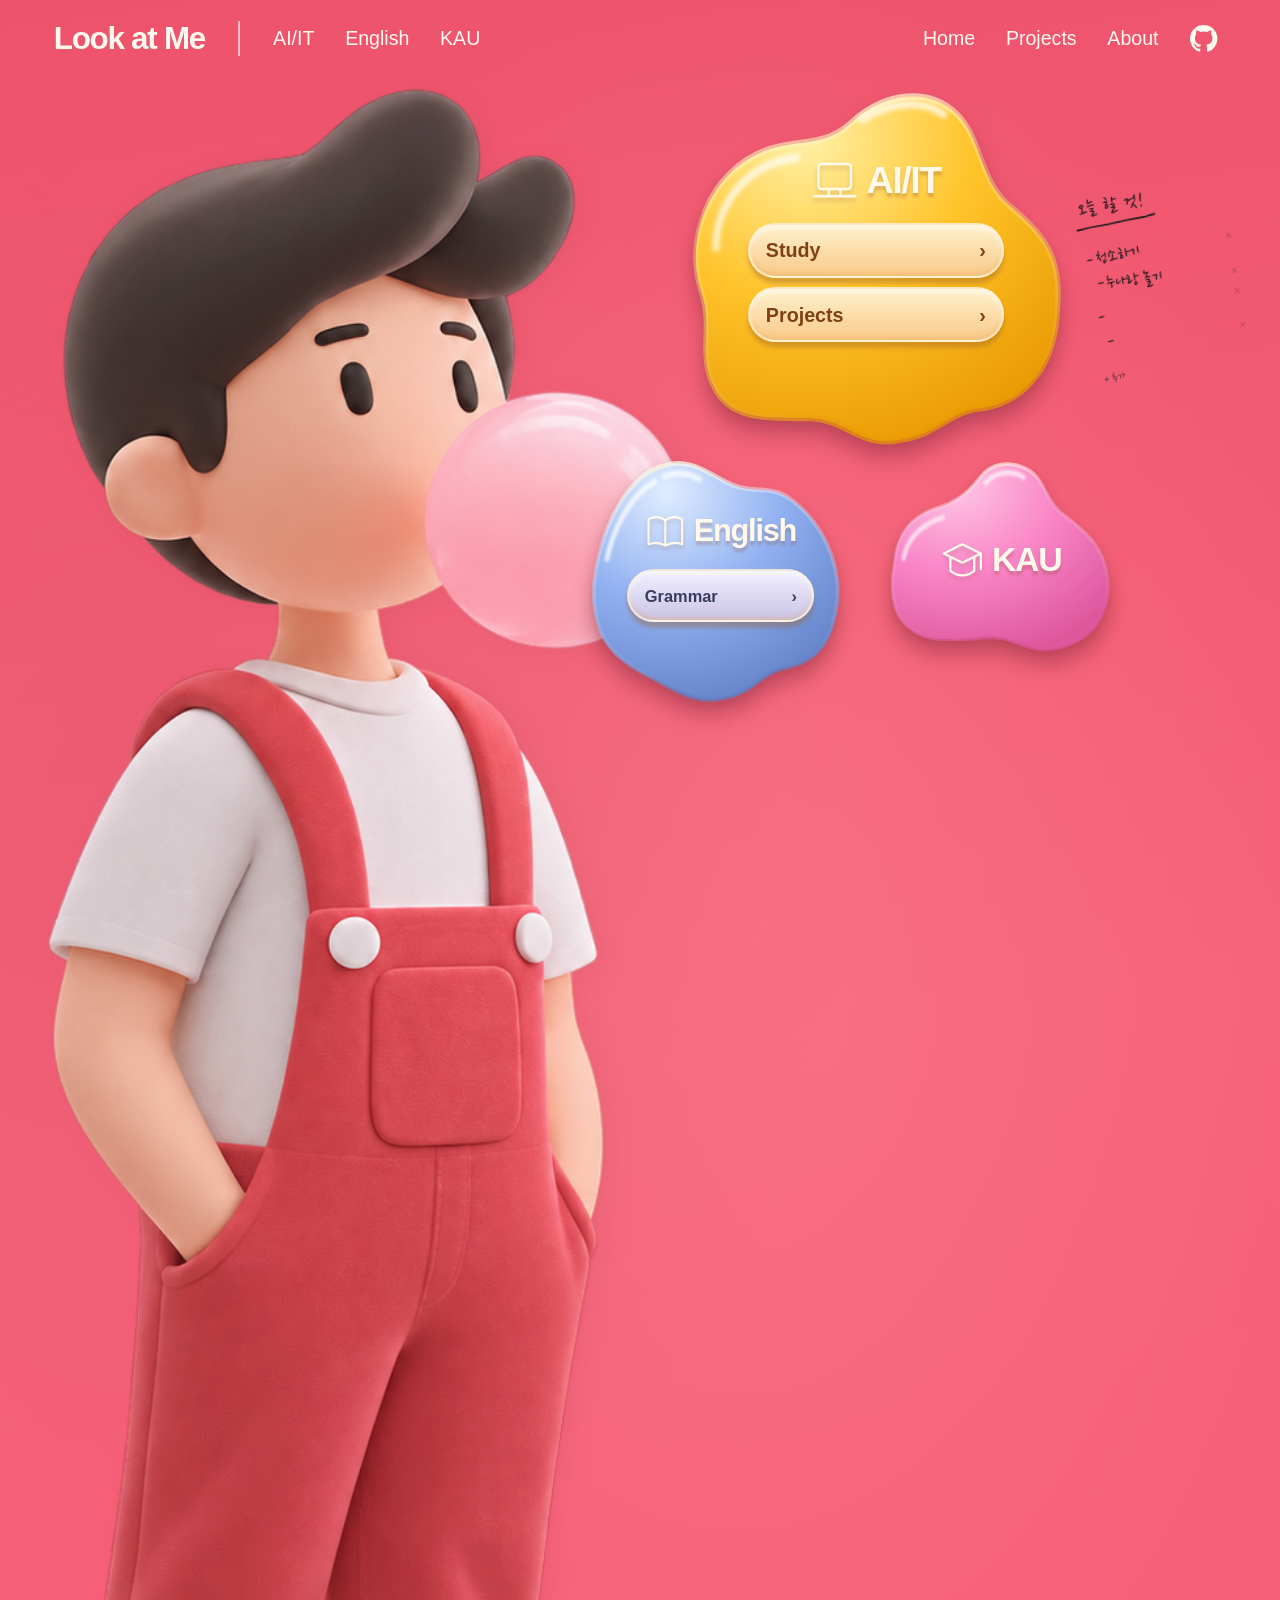
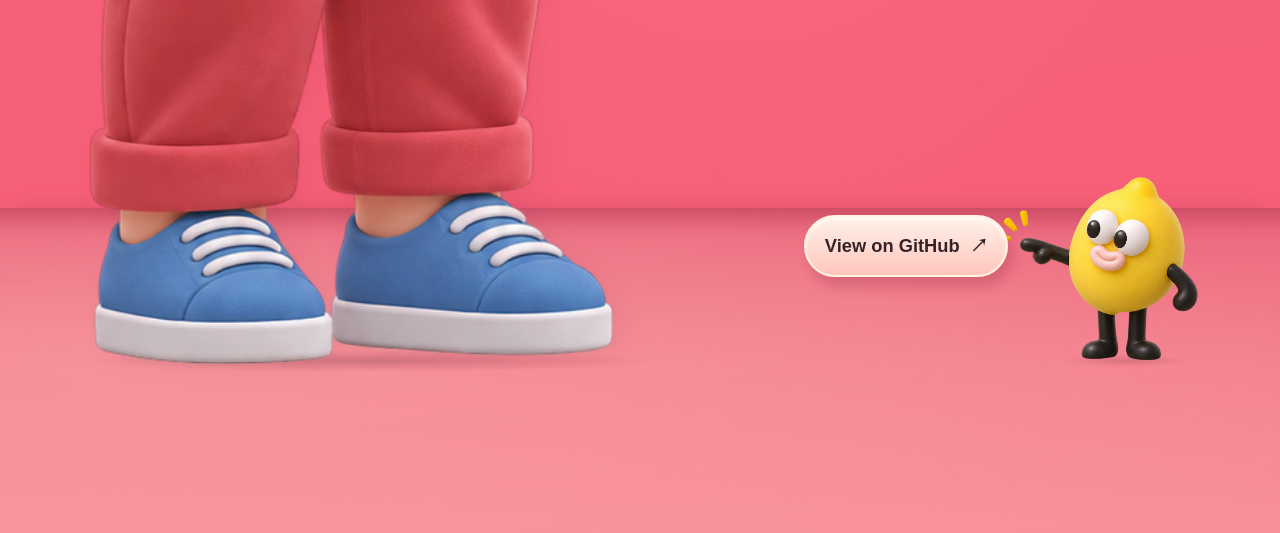
<file: index.html>
﻿<!DOCTYPE html>
<html lang="ko">
<head>
  <meta charset="UTF-8">
  <meta name="viewport" content="width=device-width, initial-scale=1.0">
  <meta name="description" content="재환의 개인 포트폴리오와 지식 아카이브. 다양한 학문과 기술의 학습 기록, 지식 위키, 개발 프로젝트를 함께 모읍니다.">
  <title>Look at Me | Jaehwan의 포트폴리오 & 학습 아카이브</title>
  <link rel="preconnect" href="https://fonts.googleapis.com">
  <link rel="preconnect" href="https://fonts.gstatic.com" crossorigin>
  <!-- Nanum Pen Script: SIL OFL 1.1, Google Fonts / NHN Corporation. -->
  <link rel="stylesheet" href="https://fonts.googleapis.com/css2?family=Nanum+Pen+Script&amp;display=swap">
  <link rel="stylesheet" href="css/style.css">
  <script src="js/main.js" defer></script>
</head>
<body class="single-screen">
  <a class="skip-link" href="#main-content">본문으로 바로가기</a>
  <header>
    <a class="logo" href="#home" aria-label="Look at Me 홈">Look at Me</a>
    <button class="menu-toggle" type="button" aria-controls="primary-navigation" aria-expanded="false" hidden><span aria-hidden="true">☰</span> 메뉴</button>
    <nav id="primary-navigation" aria-label="주요 메뉴">
      <ul>
        <li><a href="#ai-category">AI/IT</a></li>
        <li><a href="#english-category">English</a></li>
        <li><a href="#kau-category">KAU</a></li>
        <li class="nav-home"><a href="#home">Home</a></li>
        <li><a href="#projects">Projects</a></li>
        <li><a href="#about">About</a></li>
        <li><a href="https://github.com/jaehwan-python/jaehwan-python.github.io" aria-label="GitHub 저장소"><svg class="github-icon" viewBox="0 0 24 24" aria-hidden="true"><path fill="currentColor" d="M12 .8a11.2 11.2 0 0 0-3.54 21.83c.56.1.77-.24.77-.54v-2.1c-3.13.68-3.79-1.33-3.79-1.33-.51-1.3-1.25-1.65-1.25-1.65-1.02-.7.08-.69.08-.69 1.13.08 1.73 1.16 1.73 1.16 1 1.72 2.63 1.22 3.27.93.1-.72.39-1.22.71-1.5-2.5-.28-5.13-1.25-5.13-5.54 0-1.22.44-2.22 1.15-3-.12-.28-.5-1.42.11-2.96 0 0 .94-.3 3.08 1.15a10.7 10.7 0 0 1 5.61 0c2.14-1.45 3.08-1.15 3.08-1.15.61 1.54.23 2.68.11 2.96.72.78 1.15 1.78 1.15 3 0 4.3-2.63 5.26-5.14 5.54.4.35.76 1.03.76 2.08v3.1c0 .3.21.65.78.54A11.2 11.2 0 0 0 12 .8Z"/></svg></a></li>
      </ul>
    </nav>
  </header>
  <main id="main-content">
    <div class="room-floor" aria-hidden="true"><div class="floor-plane"></div></div>
    <div class="contact-shadow boy-contact" aria-hidden="true"></div>
    <div class="contact-shadow yellow-contact" aria-hidden="true"></div>
      <div class="boy-scene"><img src="assets/images/bubblegum-boy-transparent.png" alt="분홍 풍선껌을 부는 멜빵바지 소년" width="1086" height="1448" fetchpriority="high"></div>
    <section id="home" class="bubble-home" aria-labelledby="home-title">
      <h1 id="home-title" class="visually-hidden">Look at Me — 재환의 배움과 기록</h1>
      <div class="bubble-categories" aria-label="학습 카테고리">
        <article id="ai-category" class="gum gum-ai">
          <svg class="gum-surface" viewBox="0 0 500 380" preserveAspectRatio="none" aria-hidden="true" focusable="false">
            <defs>
              <radialGradient id="ai-fill" cx="30%" cy="12%" r="95%"><stop stop-color="#fff1a7"/><stop offset=".5" stop-color="#ffc329"/><stop offset="1" stop-color="#e99a03"/></radialGradient>
              <linearGradient id="ai-rim" x2=".25" y2="1"><stop stop-color="#fff9dc" stop-opacity=".9"/><stop offset=".35" stop-color="#fff1a7" stop-opacity=".35"/><stop offset="1" stop-color="#e99a03" stop-opacity=".7"/></linearGradient>
              <filter id="ai-gloss" x="-20%" y="-50%" width="140%" height="200%"><feGaussianBlur stdDeviation="2.5"/></filter>
            </defs>
            <path d="M18 215 C-7 157 30 87 101 65 C145 51 178 62 215 36 C264 0 319 0 352 22 C390 47 385 91 423 120 C467 150 497 172 491 230 C489 292 449 329 394 337 C348 339 332 366 281 371 C230 380 209 349 163 348 C115 347 56 353 34 314 C13 282 33 251 18 215 Z" fill="url(#ai-fill)" stroke="url(#ai-rim)" stroke-width="7"/>
            <path d="M37 167 C38 113 89 76 144 72 M231 31 C274 9 316 12 340 26" fill="none" stroke="#fff" stroke-opacity=".7" stroke-width="9" stroke-linecap="round" filter="url(#ai-gloss)"/>
          </svg>
          <h2><svg class="category-icon" viewBox="0 0 32 32" aria-hidden="true"><rect x="5" y="4" width="22" height="17" rx="2"/><path d="M2 26h28M12 21v5m8-5v5"/></svg> <a href="pages/ai-it/study/index.html">AI/IT</a></h2>
          <a class="gum-link" href="pages/ai-it/study/index.html">Study <span aria-hidden="true">›</span></a>
          <a class="gum-link" href="pages/ai-it/projects/index.html">Projects <span aria-hidden="true">›</span></a>
        </article>
        <article id="english-category" class="gum gum-english">
          <svg class="gum-surface" viewBox="0 0 500 380" preserveAspectRatio="none" aria-hidden="true" focusable="false">
            <defs>
              <radialGradient id="english-fill" cx="30%" cy="12%" r="95%"><stop stop-color="#dfedff"/><stop offset=".5" stop-color="#91b0f1"/><stop offset="1" stop-color="#6381c7"/></radialGradient>
              <linearGradient id="english-rim" x2=".25" y2="1"><stop stop-color="#fff9dc" stop-opacity=".9"/><stop offset=".35" stop-color="#dfedff" stop-opacity=".35"/><stop offset="1" stop-color="#6381c7" stop-opacity=".7"/></linearGradient>
              <filter id="english-gloss" x="-20%" y="-50%" width="140%" height="200%"><feGaussianBlur stdDeviation="2.5"/></filter>
            </defs>
            <path d="M18 154 C34 100 75 35 137 20 C195 4 229 34 274 48 C321 62 347 45 391 74 C456 117 485 185 465 246 C452 293 420 312 373 320 C326 327 310 359 255 365 C204 376 162 353 124 337 C69 315 28 294 15 249 C5 218 7 188 18 154 Z" fill="url(#english-fill)" stroke="url(#english-rim)" stroke-width="7"/>
            <path d="M34 158 C45 114 79 62 125 43 M142 35 C170 26 193 32 209 39" fill="none" stroke="#fff" stroke-opacity=".7" stroke-width="9" stroke-linecap="round" filter="url(#english-gloss)"/>
          </svg>
          <h2><a href="pages/english/index.html"><svg class="category-icon" viewBox="0 0 32 32" aria-hidden="true"><path d="M16 7C11 3 6 4 2 6v21c5-2 9-2 14 1 5-3 9-3 14-1V6c-4-2-9-3-14 1Zm0 0v21"/></svg>English</a></h2>
          <a class="gum-link" href="pages/english/grammar/index.html">Grammar <span aria-hidden="true">›</span></a>
        </article>
        <a id="kau-category" class="gum gum-kau" href="pages/kau/index.html">
          <svg class="gum-surface" viewBox="0 0 500 380" preserveAspectRatio="none" aria-hidden="true" focusable="false">
            <defs>
              <radialGradient id="kau-fill" cx="30%" cy="12%" r="95%"><stop stop-color="#ffc6e6"/><stop offset=".5" stop-color="#f984c6"/><stop offset="1" stop-color="#de579d"/></radialGradient>
              <linearGradient id="kau-rim" x2=".25" y2="1"><stop stop-color="#fff9dc" stop-opacity=".9"/><stop offset=".35" stop-color="#ffc6e6" stop-opacity=".35"/><stop offset="1" stop-color="#de579d" stop-opacity=".7"/></linearGradient>
              <filter id="kau-gloss" x="-20%" y="-50%" width="140%" height="200%"><feGaussianBlur stdDeviation="2.5"/></filter>
            </defs>
            <path d="M16 198 C20 146 48 112 107 95 C151 84 177 67 204 38 C229 10 274 6 310 24 C343 39 349 79 380 102 C427 133 466 157 479 204 C498 267 467 319 418 340 C365 364 325 358 275 341 C226 325 187 342 139 337 C80 340 32 318 18 277 C9 252 10 224 16 198 Z" fill="url(#kau-fill)" stroke="url(#kau-rim)" stroke-width="7"/>
            <path d="M36 188 C46 143 83 123 122 112 M216 48 C239 25 278 25 300 38" fill="none" stroke="#fff" stroke-opacity=".7" stroke-width="9" stroke-linecap="round" filter="url(#kau-gloss)"/>
          </svg><h2><svg class="category-icon" viewBox="0 0 32 32" aria-hidden="true"><path d="m2 11 14-7 14 7-14 7L2 11Zm5 3v10q9 7 18 0V14m5-3v12"/></svg>KAU</h2></a>
      </div>
      <aside class="daily-note" aria-labelledby="daily-title">
        <h2 id="daily-title">오늘 할 것!</h2>
        <ul id="daily-tasks">
          <li><input class="task-input" type="text" value="청소하기" aria-label="할 일 1"></li>
          <li><input class="task-input" type="text" value="누나랑 놀기" aria-label="할 일 2"></li>
          <li><input class="task-input" type="text" value="" aria-label="할 일 3"></li>
          <li><input class="task-input" type="text" value="" aria-label="할 일 4"></li>
        </ul>
        <button class="task-add" type="button" aria-label="새 할 일 추가" hidden>+ 추가</button>
        <span class="visually-hidden task-status" role="status" aria-live="polite"></span>
      </aside>

    </section>

      <div class="github-corner">
        <span class="yellow-pointing-frame"><img class="yellow-character" src="assets/images/yellow-character-pointing.png" alt="두 발로 서서 왼쪽 GitHub 버튼을 바라보고 가리키는 노란 캐릭터" width="1536" height="1024"></span>
        <a class="github-button" href="https://github.com/jaehwan-python/jaehwan-python.github.io">View on GitHub <span aria-hidden="true">↗</span></a>
      </div>

    <div id="preserved-portfolio" hidden inert>
    <section class="welcome-archive" aria-labelledby="welcome-title">
      <p class="eyebrow">A LITTLE SPACE FOR BIG IDEAS</p>
      <h2 id="welcome-title">Hello! I'm Jaehwan.</h2>
      <p>코드를 만들고, 새로운 것을 배우고, 아이디어를 현실로 구현하는 공간입니다.</p>
      <p>Learn. Create. Explore.</p>
      <div class="actions"><a class="button button-primary" href="#projects">View Projects ↗</a><a class="button" href="#ai-category">Study Notes →</a></div>
    </section>

    <section id="projects" aria-labelledby="projects-title">
      <div class="section-heading"><div><p class="eyebrow">THINGS I CREATE</p><h2 id="projects-title">Projects<span class="title-dot">.</span></h2></div><span class="section-note">배움이 결과물이 되는 곳</span></div>
      <p class="section-intro">배운 지식을 실제 결과물로 만드는 개발 프로젝트를 전시하는 공간입니다.</p>
      <article class="project-card">
        <div class="project-placeholder" aria-hidden="true"><span>&lt; / &gt;</span></div>
        <div class="project-copy"><span class="badge">준비 중</span><h3>프로젝트를 차근차근 채워갑니다</h3><p>프로젝트 소개와 제작 과정, 사용 기술 및 회고를 차근차근 채워갈 예정입니다.</p><p class="small-note">등록된 프로젝트가 아직 없습니다.</p></div>
      </article>
    </section>

    <section id="study" aria-labelledby="study-title">
      <div class="section-heading"><div><p class="eyebrow">ONE NOTE AT A TIME</p><h2 id="study-title">Study Archive<span class="title-dot">.</span></h2></div><a class="text-link" href="#wiki">지식 위키 <span aria-hidden="true">↗</span></a></div>
      <p class="section-intro">새롭게 배운 개념과 실습 과정, 문제를 해결하며 얻은 경험을 남기는 공간입니다.</p>
      <div class="study-list">
        <article><span class="topic-symbol blue" aria-hidden="true">Py</span><h3>Python</h3><p>기초 문법부터 자동화와 응용까지, 코드를 작성하며 배운 내용을 기록합니다.</p><span class="topic-status">게시물 준비 중</span></article>
        <article><span class="topic-symbol cream" aria-hidden="true">SQL</span><h3>SQL</h3><p>데이터 조회와 정리를 학습 기록으로 모아갈 공간입니다.</p><span class="topic-status">게시물 준비 중</span></article>
        <article><span class="topic-symbol lavender" aria-hidden="true">&lt;/&gt;</span><h3>Web Development</h3><p>웹의 기본 원리부터 사용자 경험을 구현하는 방법까지 학습합니다.</p><span class="topic-status">게시물 준비 중</span></article>
        <article><span class="topic-symbol cream" aria-hidden="true">AI</span><h3>AI / Machine Learning</h3><p>인공지능의 원리를 이해하고 머신러닝과 딥러닝 실습 과정을 정리합니다.</p><span class="topic-status">게시물 준비 중</span></article>
        <article><span class="topic-symbol lavender" aria-hidden="true">Σ</span><h3>Statistics</h3><p>통계의 개념과 데이터 해석을 정리해 갈 공간입니다.</p><span class="topic-status">게시물 준비 중</span></article>
        <article><span class="topic-symbol blue" aria-hidden="true">↗</span><h3>Data Analysis</h3><p>데이터를 수집하고 분석하며 의미를 발견하는 과정을 기록합니다.</p><span class="topic-status">게시물 준비 중</span></article>
      </div>
      <div id="wiki" class="wiki" role="region" aria-labelledby="wiki-title">
        <div><p class="eyebrow">CONNECTED KNOWLEDGE</p><h3 id="wiki-title">Wiki</h3><p>기술에 국한되지 않고 다양한 학문의 개념과 지식을 연결하며 정리하는 공간입니다.</p></div>
        <ul><li>기술과 컴퓨터 과학: 원리, 용어, 문제 해결 방법</li><li>수학과 자연과학: 개념, 논리, 현상을 이해하는 기초</li><li>인문학과 사회과학: 사람과 사회를 바라보는 다양한 관점</li><li>학문 간 연결: 서로 다른 분야에서 발견한 공통점과 질문</li></ul>
      </div>
    </section>

    <section class="learning-extras" aria-label="더 많은 학습 기록">
      <article id="english" aria-labelledby="english-title"><p class="eyebrow">ONE WORD AT A TIME</p><h2 id="english-title">English</h2><h3>Grammar</h3><p>영어 문법과 학습 기록을 모아갈 공간입니다. 게시물을 준비하고 있습니다.</p></article>
      <article id="kau" aria-labelledby="kau-title"><p class="eyebrow">MY CAMPUS NOTES</p><h2 id="kau-title">KAU</h2><p>KAU 관련 배움과 일상을 기록할 공간입니다. 게시물을 준비하고 있습니다.</p></article>
    </section>

    <section id="about" class="about" aria-labelledby="about-title">
      <div><p class="eyebrow">A LITTLE ABOUT ME</p><h2 id="about-title">배우고, 만들고,<br>탐구합니다.</h2><span class="about-signature">Jaehwan</span></div>
      <div class="about-copy"><p>안녕하세요, 재환입니다. 새로운 지식을 배우고 직접 만들어 보며 이해를 넓혀갑니다.</p><p>배우고, 만들고, 탐구하는 과정에서 쌓인 생각과 지식을 기록합니다.</p><p>개발부터 다양한 학문까지, 학습 기록과 지식 위키, 프로젝트를 연결하는 재환의 개인 지식 아카이브입니다.</p><p>이 아카이브에 다양한 학문과 기술을 탐구하는 과정, 그리고 그 과정에서 만든 결과물을 꾸준히 쌓아가고자 합니다.</p></div>
    </section>

    <section id="contact" class="contact" aria-labelledby="contact-title"><div><p class="eyebrow">LET'S CONNECT</p><h2 id="contact-title">Contact<span class="title-dot">.</span></h2><p>이 공간의 코드는 GitHub에서 살펴볼 수 있습니다.</p></div><a class="button button-primary" href="https://github.com/jaehwan-python/jaehwan-python.github.io">GitHub Repository <span aria-hidden="true">↗</span></a></section>
    </div>
  </main>
  <footer hidden><a class="footer-brand" href="#home">My Little Space</a><p>JAEHWAN. · 개인 지식 아카이브</p><p><small>&copy; 2026 JAEHWAN. All rights reserved.</small></p></footer>
</body>
</html>
</file>
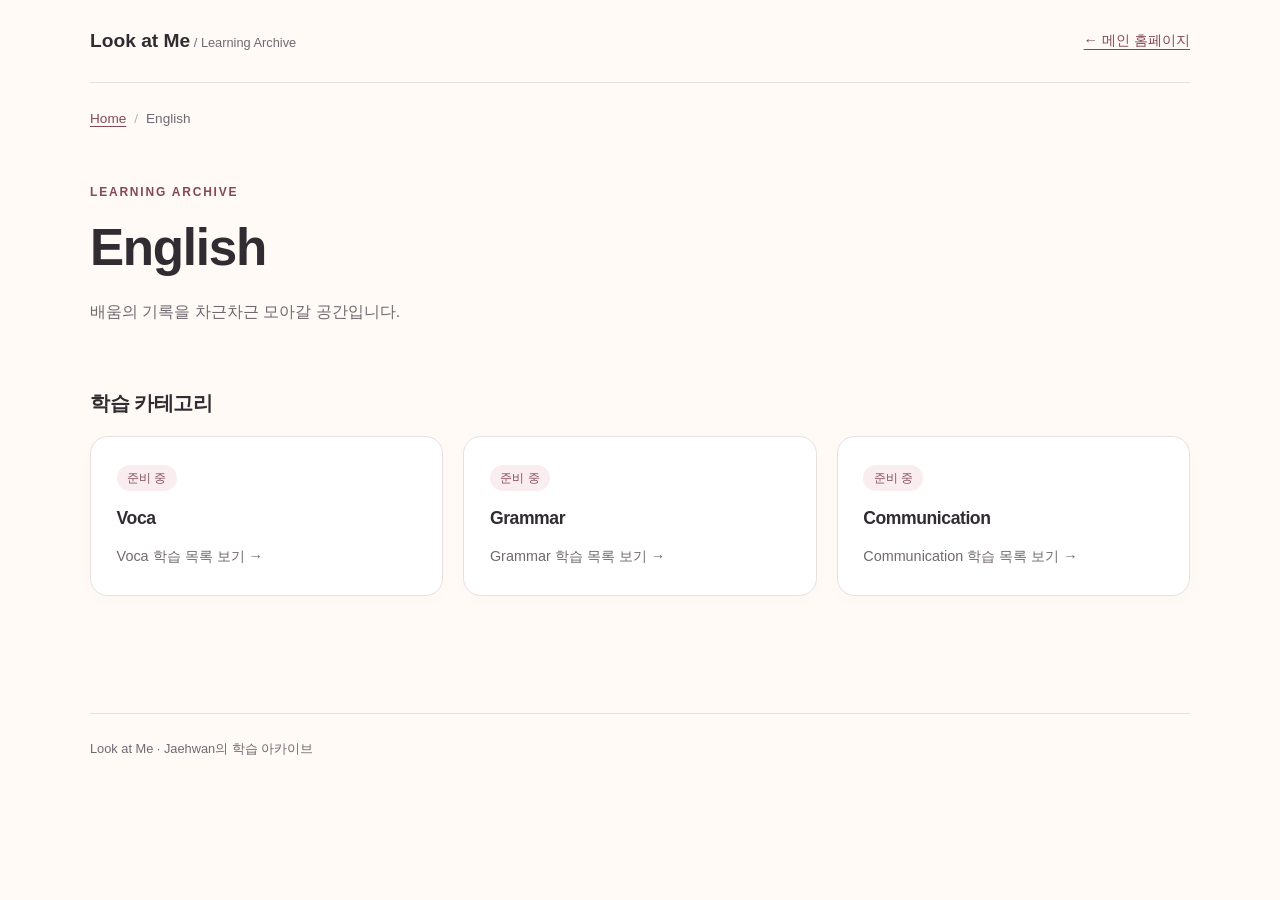
<file: pages/english/index.html>
<!DOCTYPE html>
<html lang="ko">
<head>
  <meta charset="UTF-8">
  <meta name="viewport" content="width=device-width, initial-scale=1">
  <meta name="description" content="재환의 English 학습 아카이브">
  <title>English | Look at Me</title>
  <link rel="stylesheet" href="../../css/archive.css">
</head>
<body>
  <a class="skip-link" href="#archive-main">본문으로 바로가기</a>
  <header class="archive-header"><a class="brand" href="../../index.html">Look at Me<span> / Learning Archive</span></a><a class="home-link" href="../../index.html">← 메인 홈페이지</a></header>
  <main id="archive-main">
    <nav class="breadcrumbs" aria-label="현재 위치"><ol><li><a href="../../index.html">Home</a></li><li aria-current="page">English</li></ol></nav>
    <div class="page-heading"><p class="eyebrow">LEARNING ARCHIVE</p><h1>English</h1><p>배움의 기록을 차근차근 모아갈 공간입니다.</p></div>
    <section aria-labelledby="categories-title"><h2 id="categories-title">학습 카테고리</h2><div class="card-grid">
      <a class="category-card" href="voca/index.html"><span class="status">준비 중</span><h3>Voca</h3><p>Voca 학습 목록 보기 <span aria-hidden="true">→</span></p></a>
      <a class="category-card" href="grammar/index.html"><span class="status">준비 중</span><h3>Grammar</h3><p>Grammar 학습 목록 보기 <span aria-hidden="true">→</span></p></a>
      <a class="category-card" href="communication/index.html"><span class="status">준비 중</span><h3>Communication</h3><p>Communication 학습 목록 보기 <span aria-hidden="true">→</span></p></a>
    </div></section>
  </main>
  <footer>Look at Me · Jaehwan의 학습 아카이브</footer>
</body>
</html>
</file>
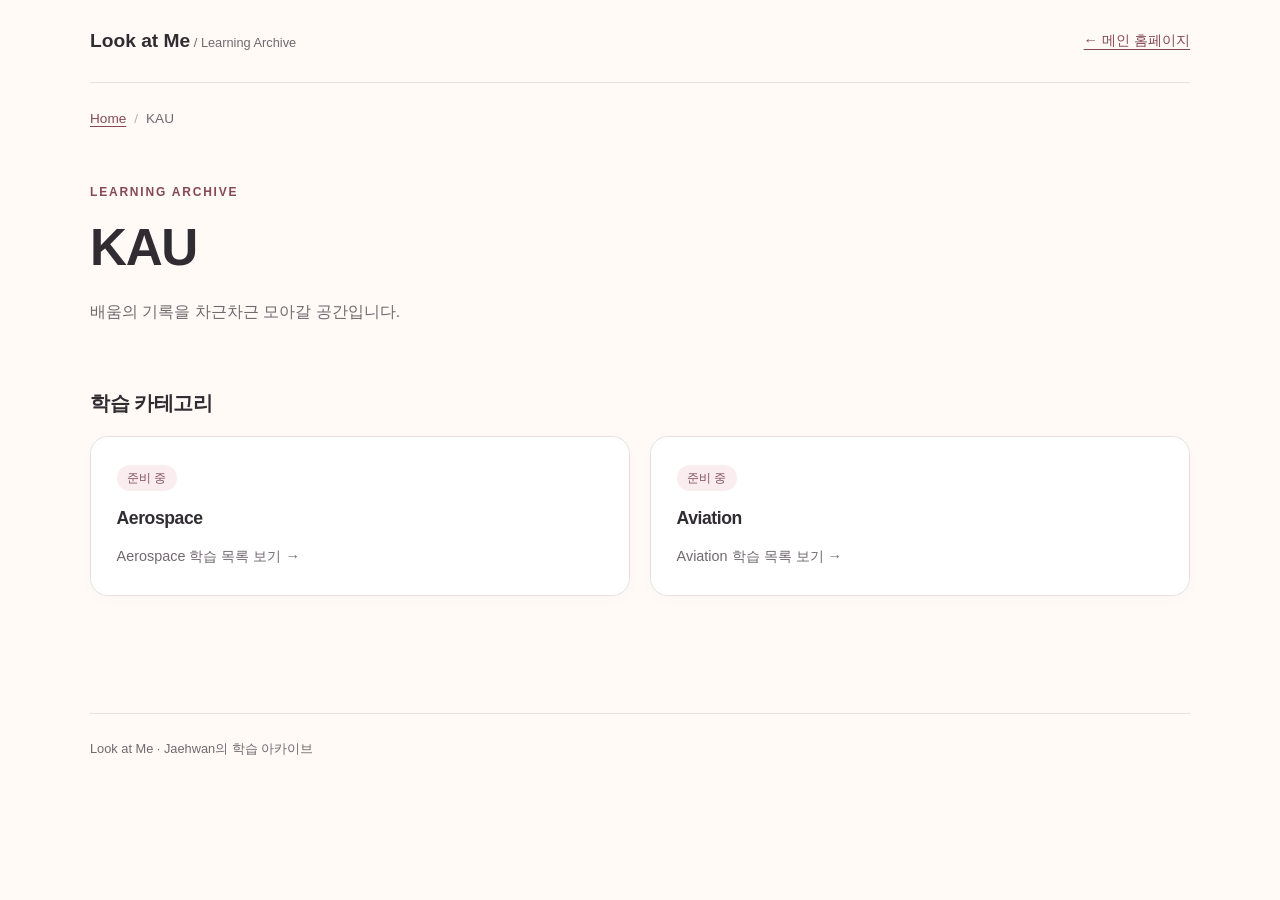
<file: pages/kau/index.html>
<!DOCTYPE html>
<html lang="ko">
<head>
  <meta charset="UTF-8">
  <meta name="viewport" content="width=device-width, initial-scale=1">
  <meta name="description" content="재환의 KAU 학습 아카이브">
  <title>KAU | Look at Me</title>
  <link rel="stylesheet" href="../../css/archive.css">
</head>
<body>
  <a class="skip-link" href="#archive-main">본문으로 바로가기</a>
  <header class="archive-header"><a class="brand" href="../../index.html">Look at Me<span> / Learning Archive</span></a><a class="home-link" href="../../index.html">← 메인 홈페이지</a></header>
  <main id="archive-main">
    <nav class="breadcrumbs" aria-label="현재 위치"><ol><li><a href="../../index.html">Home</a></li><li aria-current="page">KAU</li></ol></nav>
    <div class="page-heading"><p class="eyebrow">LEARNING ARCHIVE</p><h1>KAU</h1><p>배움의 기록을 차근차근 모아갈 공간입니다.</p></div>
    <section aria-labelledby="categories-title"><h2 id="categories-title">학습 카테고리</h2><div class="card-grid">
      <a class="category-card" href="aerospace/index.html"><span class="status">준비 중</span><h3>Aerospace</h3><p>Aerospace 학습 목록 보기 <span aria-hidden="true">→</span></p></a>
      <a class="category-card" href="aviation/index.html"><span class="status">준비 중</span><h3>Aviation</h3><p>Aviation 학습 목록 보기 <span aria-hidden="true">→</span></p></a>
    </div></section>
  </main>
  <footer>Look at Me · Jaehwan의 학습 아카이브</footer>
</body>
</html>
</file>
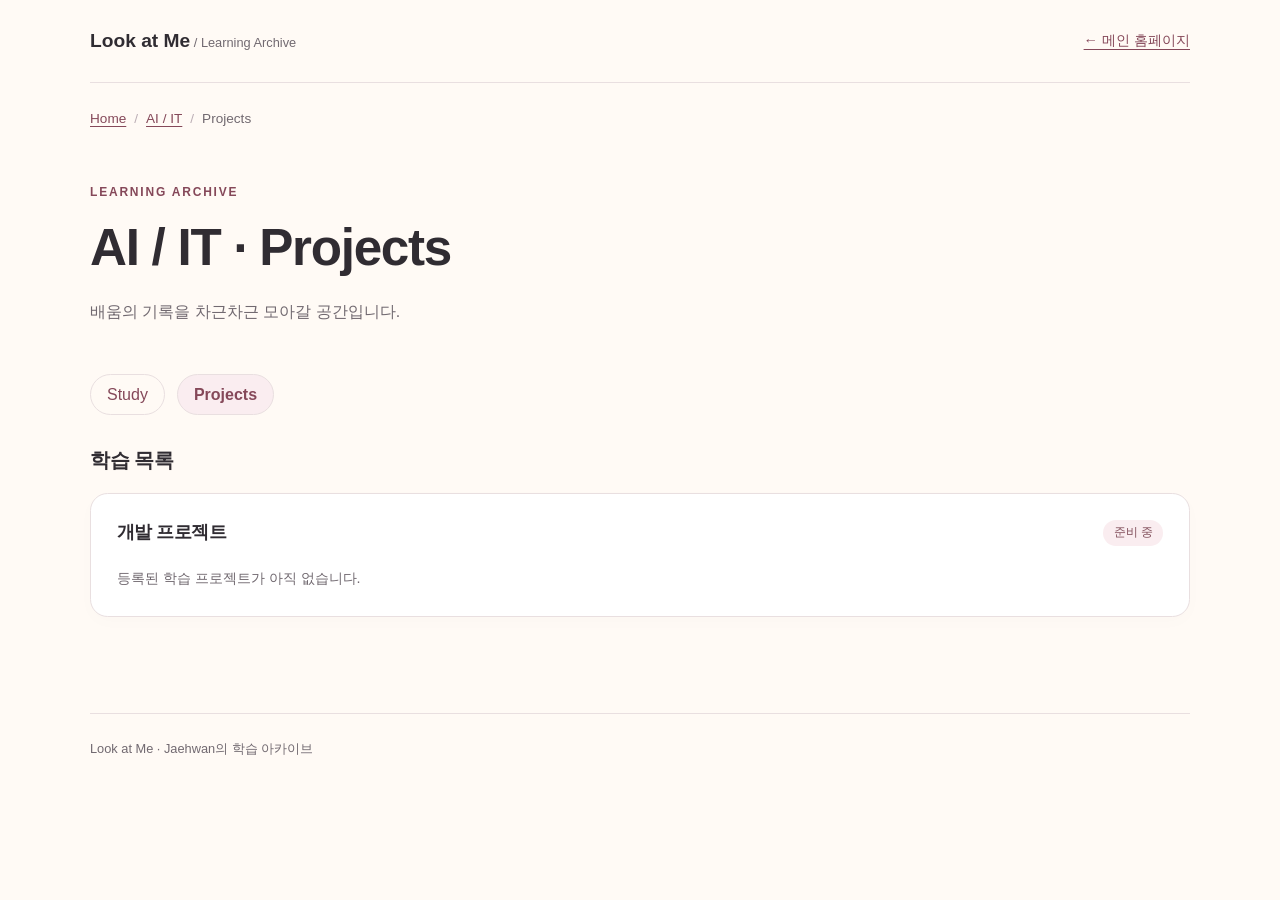
<file: pages/ai-it/projects/index.html>
<!DOCTYPE html>
<html lang="ko">
<head>
  <meta charset="UTF-8">
  <meta name="viewport" content="width=device-width, initial-scale=1">
  <meta name="description" content="재환의 AI / IT · Projects 학습 아카이브">
  <title>AI / IT · Projects | Look at Me</title>
  <link rel="stylesheet" href="../../../css/archive.css">
</head>
<body>
  <a class="skip-link" href="#archive-main">본문으로 바로가기</a>
  <header class="archive-header"><a class="brand" href="../../../index.html">Look at Me<span> / Learning Archive</span></a><a class="home-link" href="../../../index.html">← 메인 홈페이지</a></header>
  <main id="archive-main">
    <nav class="breadcrumbs" aria-label="현재 위치"><ol><li><a href="../../../index.html">Home</a></li><li><a href="../study/index.html">AI / IT</a></li><li aria-current="page">Projects</li></ol></nav>
    <div class="page-heading"><p class="eyebrow">LEARNING ARCHIVE</p><h1>AI / IT · Projects</h1><p>배움의 기록을 차근차근 모아갈 공간입니다.</p></div>
    <nav class="related" aria-label="AI / IT 페이지"><a href="../study/index.html">Study</a><a href="../projects/index.html" aria-current="page">Projects</a></nav>
    <section aria-labelledby="notes-title"><h2 id="notes-title">학습 목록</h2>
    <!-- 각 note-list에 실제 노트의 상대 경로 링크를 추가할 수 있습니다. -->
    <div class="card-grid">
      <article class="note-card" aria-labelledby="topic-0"><div class="card-heading"><h3 id="topic-0">개발 프로젝트</h3><span class="status">준비 중</span></div><ul class="note-list"><li class="empty-note">등록된 학습 프로젝트가 아직 없습니다.</li></ul></article>
    </div></section>
  </main>
  <footer>Look at Me · Jaehwan의 학습 아카이브</footer>
</body>
</html>
</file>
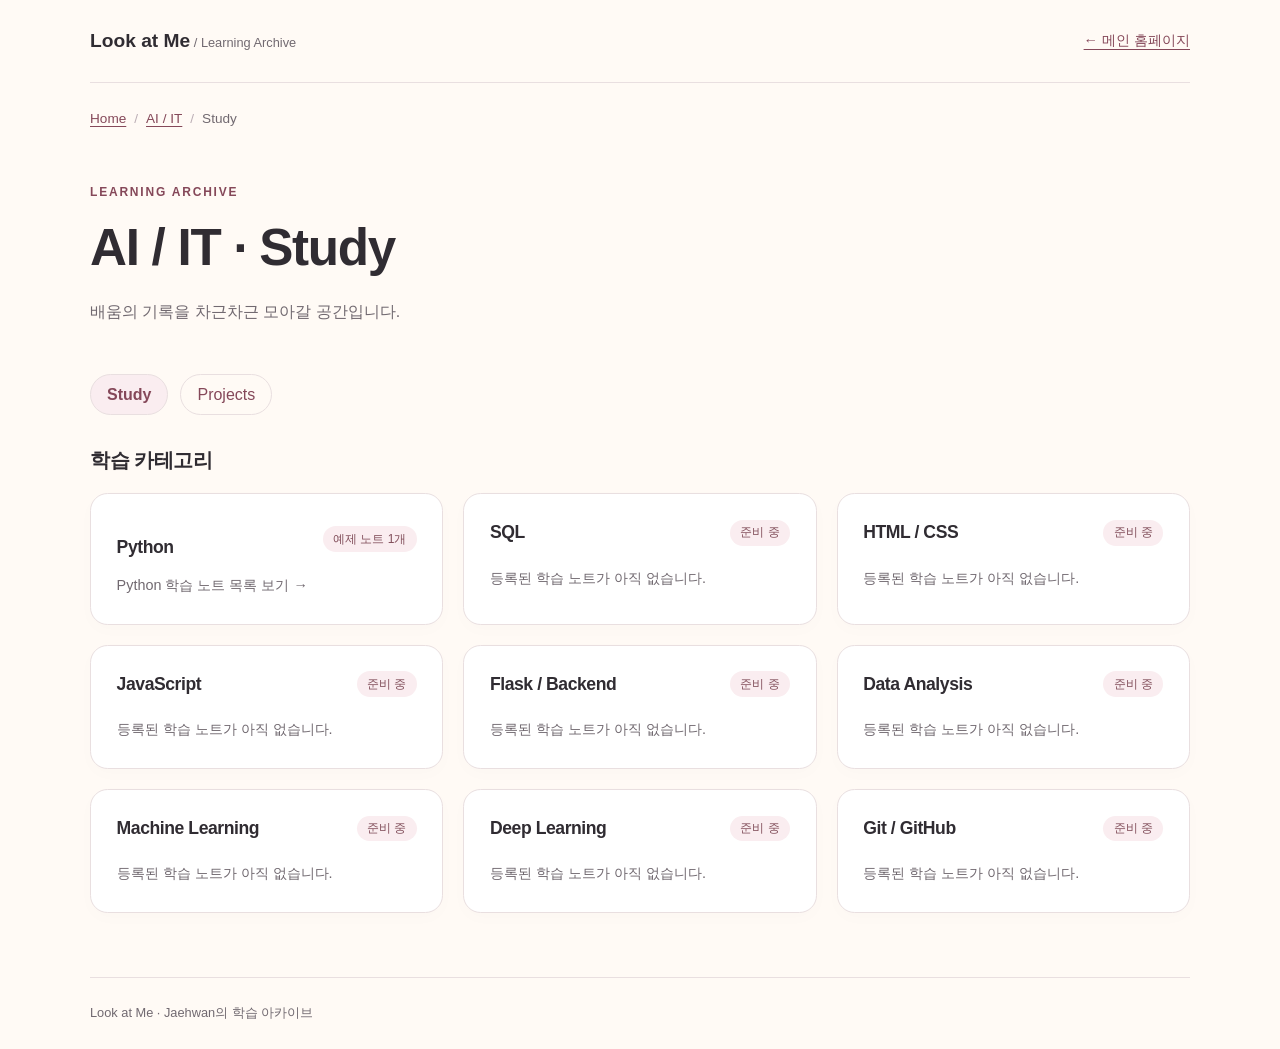
<file: pages/ai-it/study/index.html>
<!DOCTYPE html>
<html lang="ko">
<head>
  <meta charset="UTF-8">
  <meta name="viewport" content="width=device-width, initial-scale=1">
  <meta name="description" content="재환의 AI / IT · Study 학습 아카이브">
  <title>AI / IT · Study | Look at Me</title>
  <link rel="stylesheet" href="../../../css/archive.css">
</head>
<body>
  <a class="skip-link" href="#archive-main">본문으로 바로가기</a>
  <header class="archive-header"><a class="brand" href="../../../index.html">Look at Me<span> / Learning Archive</span></a><a class="home-link" href="../../../index.html">← 메인 홈페이지</a></header>
  <main id="archive-main">
    <nav class="breadcrumbs" aria-label="현재 위치"><ol><li><a href="../../../index.html">Home</a></li><li><a href="../study/index.html">AI / IT</a></li><li aria-current="page">Study</li></ol></nav>
    <div class="page-heading"><p class="eyebrow">LEARNING ARCHIVE</p><h1>AI / IT · Study</h1><p>배움의 기록을 차근차근 모아갈 공간입니다.</p></div>
    <nav class="related" aria-label="AI / IT 페이지"><a href="../study/index.html" aria-current="page">Study</a><a href="../projects/index.html">Projects</a></nav>
    <section aria-labelledby="notes-title"><h2 id="notes-title">학습 카테고리</h2>
    <!-- 각 note-list에 실제 노트의 상대 경로 링크를 추가할 수 있습니다. -->
    <div class="card-grid">
      <a class="note-card category-card" href="python/index.html" aria-labelledby="topic-0"><div class="card-heading"><h3 id="topic-0">Python</h3><span class="status">예제 노트 1개</span></div><p>Python 학습 노트 목록 보기 →</p></a>
      <article class="note-card" aria-labelledby="topic-1"><div class="card-heading"><h3 id="topic-1">SQL</h3><span class="status">준비 중</span></div><ul class="note-list"><li class="empty-note">등록된 학습 노트가 아직 없습니다.</li></ul></article>
      <article class="note-card" aria-labelledby="topic-2"><div class="card-heading"><h3 id="topic-2">HTML / CSS</h3><span class="status">준비 중</span></div><ul class="note-list"><li class="empty-note">등록된 학습 노트가 아직 없습니다.</li></ul></article>
      <article class="note-card" aria-labelledby="topic-3"><div class="card-heading"><h3 id="topic-3">JavaScript</h3><span class="status">준비 중</span></div><ul class="note-list"><li class="empty-note">등록된 학습 노트가 아직 없습니다.</li></ul></article>
      <article class="note-card" aria-labelledby="topic-4"><div class="card-heading"><h3 id="topic-4">Flask / Backend</h3><span class="status">준비 중</span></div><ul class="note-list"><li class="empty-note">등록된 학습 노트가 아직 없습니다.</li></ul></article>
      <article class="note-card" aria-labelledby="topic-5"><div class="card-heading"><h3 id="topic-5">Data Analysis</h3><span class="status">준비 중</span></div><ul class="note-list"><li class="empty-note">등록된 학습 노트가 아직 없습니다.</li></ul></article>
      <article class="note-card" aria-labelledby="topic-6"><div class="card-heading"><h3 id="topic-6">Machine Learning</h3><span class="status">준비 중</span></div><ul class="note-list"><li class="empty-note">등록된 학습 노트가 아직 없습니다.</li></ul></article>
      <article class="note-card" aria-labelledby="topic-7"><div class="card-heading"><h3 id="topic-7">Deep Learning</h3><span class="status">준비 중</span></div><ul class="note-list"><li class="empty-note">등록된 학습 노트가 아직 없습니다.</li></ul></article>
      <article class="note-card" aria-labelledby="topic-8"><div class="card-heading"><h3 id="topic-8">Git / GitHub</h3><span class="status">준비 중</span></div><ul class="note-list"><li class="empty-note">등록된 학습 노트가 아직 없습니다.</li></ul></article>
    </div></section>
  </main>
  <footer>Look at Me · Jaehwan의 학습 아카이브</footer>
</body>
</html>
</file>
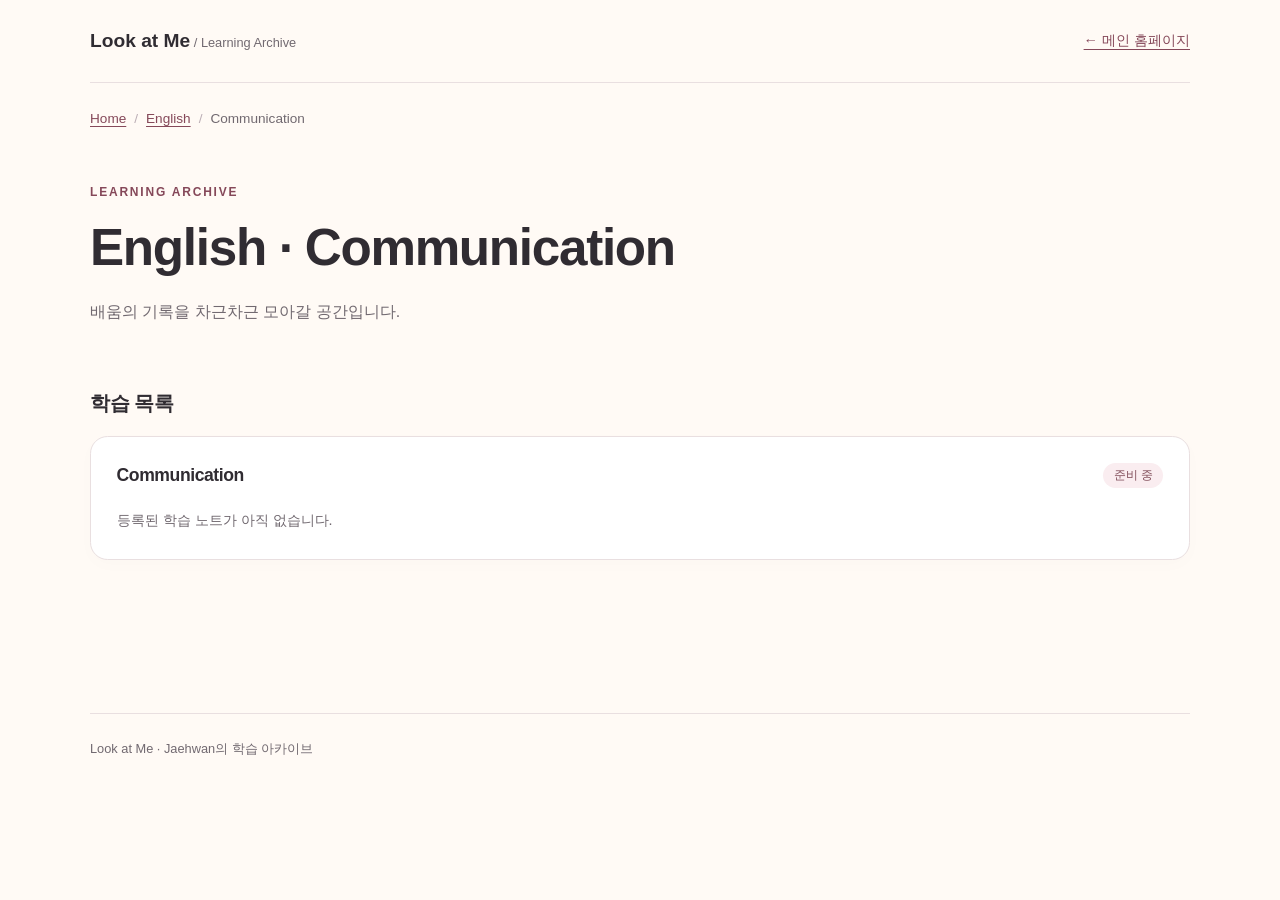
<file: pages/english/communication/index.html>
<!DOCTYPE html>
<html lang="ko">
<head>
  <meta charset="UTF-8">
  <meta name="viewport" content="width=device-width, initial-scale=1">
  <meta name="description" content="재환의 English · Communication 학습 아카이브">
  <title>English · Communication | Look at Me</title>
  <link rel="stylesheet" href="../../../css/archive.css">
</head>
<body>
  <a class="skip-link" href="#archive-main">본문으로 바로가기</a>
  <header class="archive-header"><a class="brand" href="../../../index.html">Look at Me<span> / Learning Archive</span></a><a class="home-link" href="../../../index.html">← 메인 홈페이지</a></header>
  <main id="archive-main">
    <nav class="breadcrumbs" aria-label="현재 위치"><ol><li><a href="../../../index.html">Home</a></li><li><a href="../index.html">English</a></li><li aria-current="page">Communication</li></ol></nav>
    <div class="page-heading"><p class="eyebrow">LEARNING ARCHIVE</p><h1>English · Communication</h1><p>배움의 기록을 차근차근 모아갈 공간입니다.</p></div>

    <section aria-labelledby="notes-title"><h2 id="notes-title">학습 목록</h2>
    <!-- 각 note-list에 실제 노트의 상대 경로 링크를 추가할 수 있습니다. -->
    <div class="card-grid">
      <article class="note-card" aria-labelledby="topic-0"><div class="card-heading"><h3 id="topic-0">Communication</h3><span class="status">준비 중</span></div><ul class="note-list"><li class="empty-note">등록된 학습 노트가 아직 없습니다.</li></ul></article>
    </div></section>
  </main>
  <footer>Look at Me · Jaehwan의 학습 아카이브</footer>
</body>
</html>
</file>
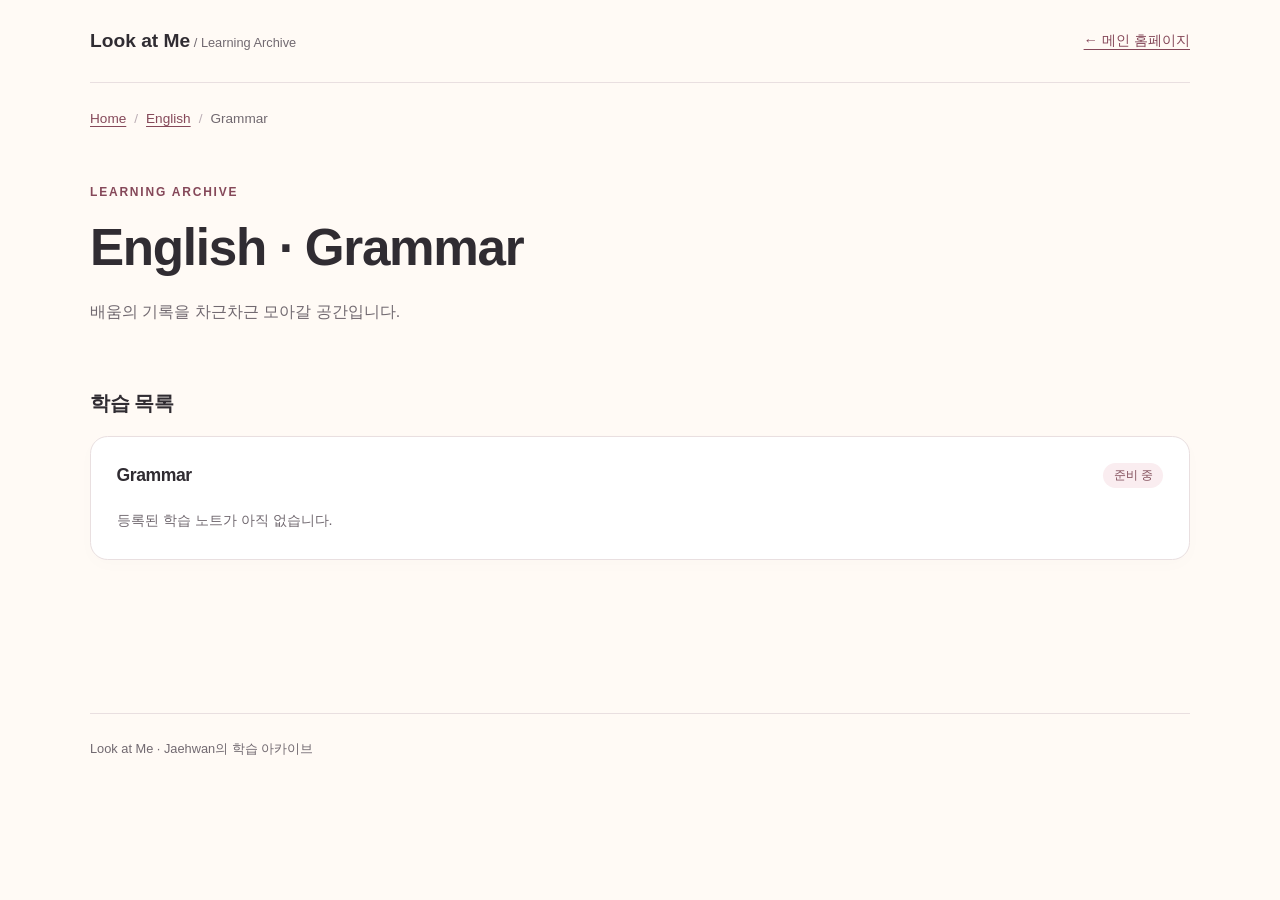
<file: pages/english/grammar/index.html>
<!DOCTYPE html>
<html lang="ko">
<head>
  <meta charset="UTF-8">
  <meta name="viewport" content="width=device-width, initial-scale=1">
  <meta name="description" content="재환의 English · Grammar 학습 아카이브">
  <title>English · Grammar | Look at Me</title>
  <link rel="stylesheet" href="../../../css/archive.css">
</head>
<body>
  <a class="skip-link" href="#archive-main">본문으로 바로가기</a>
  <header class="archive-header"><a class="brand" href="../../../index.html">Look at Me<span> / Learning Archive</span></a><a class="home-link" href="../../../index.html">← 메인 홈페이지</a></header>
  <main id="archive-main">
    <nav class="breadcrumbs" aria-label="현재 위치"><ol><li><a href="../../../index.html">Home</a></li><li><a href="../index.html">English</a></li><li aria-current="page">Grammar</li></ol></nav>
    <div class="page-heading"><p class="eyebrow">LEARNING ARCHIVE</p><h1>English · Grammar</h1><p>배움의 기록을 차근차근 모아갈 공간입니다.</p></div>

    <section aria-labelledby="notes-title"><h2 id="notes-title">학습 목록</h2>
    <!-- 각 note-list에 실제 노트의 상대 경로 링크를 추가할 수 있습니다. -->
    <div class="card-grid">
      <article class="note-card" aria-labelledby="topic-0"><div class="card-heading"><h3 id="topic-0">Grammar</h3><span class="status">준비 중</span></div><ul class="note-list"><li class="empty-note">등록된 학습 노트가 아직 없습니다.</li></ul></article>
    </div></section>
  </main>
  <footer>Look at Me · Jaehwan의 학습 아카이브</footer>
</body>
</html>
</file>
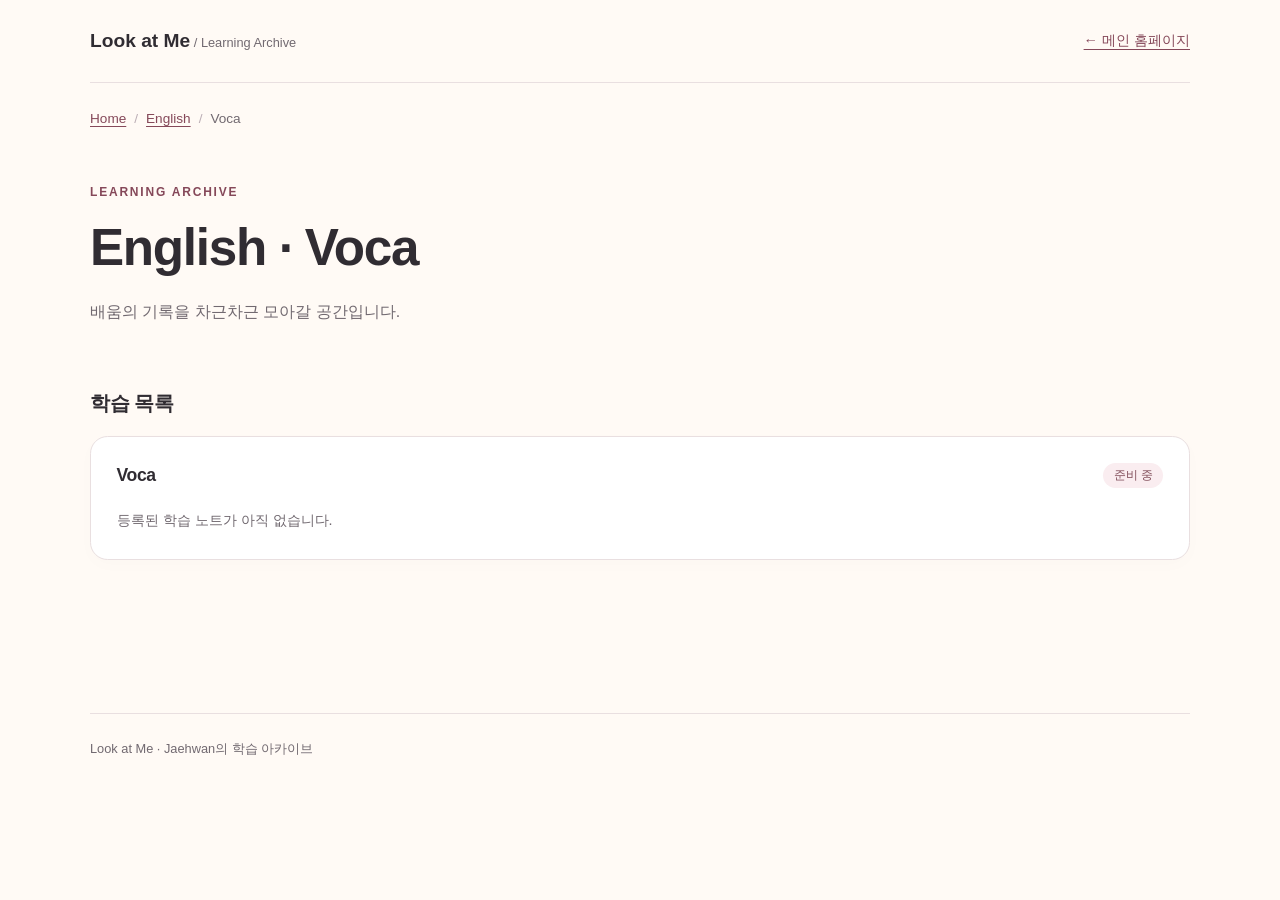
<file: pages/english/voca/index.html>
<!DOCTYPE html>
<html lang="ko">
<head>
  <meta charset="UTF-8">
  <meta name="viewport" content="width=device-width, initial-scale=1">
  <meta name="description" content="재환의 English · Voca 학습 아카이브">
  <title>English · Voca | Look at Me</title>
  <link rel="stylesheet" href="../../../css/archive.css">
</head>
<body>
  <a class="skip-link" href="#archive-main">본문으로 바로가기</a>
  <header class="archive-header"><a class="brand" href="../../../index.html">Look at Me<span> / Learning Archive</span></a><a class="home-link" href="../../../index.html">← 메인 홈페이지</a></header>
  <main id="archive-main">
    <nav class="breadcrumbs" aria-label="현재 위치"><ol><li><a href="../../../index.html">Home</a></li><li><a href="../index.html">English</a></li><li aria-current="page">Voca</li></ol></nav>
    <div class="page-heading"><p class="eyebrow">LEARNING ARCHIVE</p><h1>English · Voca</h1><p>배움의 기록을 차근차근 모아갈 공간입니다.</p></div>

    <section aria-labelledby="notes-title"><h2 id="notes-title">학습 목록</h2>
    <!-- 각 note-list에 실제 노트의 상대 경로 링크를 추가할 수 있습니다. -->
    <div class="card-grid">
      <article class="note-card" aria-labelledby="topic-0"><div class="card-heading"><h3 id="topic-0">Voca</h3><span class="status">준비 중</span></div><ul class="note-list"><li class="empty-note">등록된 학습 노트가 아직 없습니다.</li></ul></article>
    </div></section>
  </main>
  <footer>Look at Me · Jaehwan의 학습 아카이브</footer>
</body>
</html>
</file>
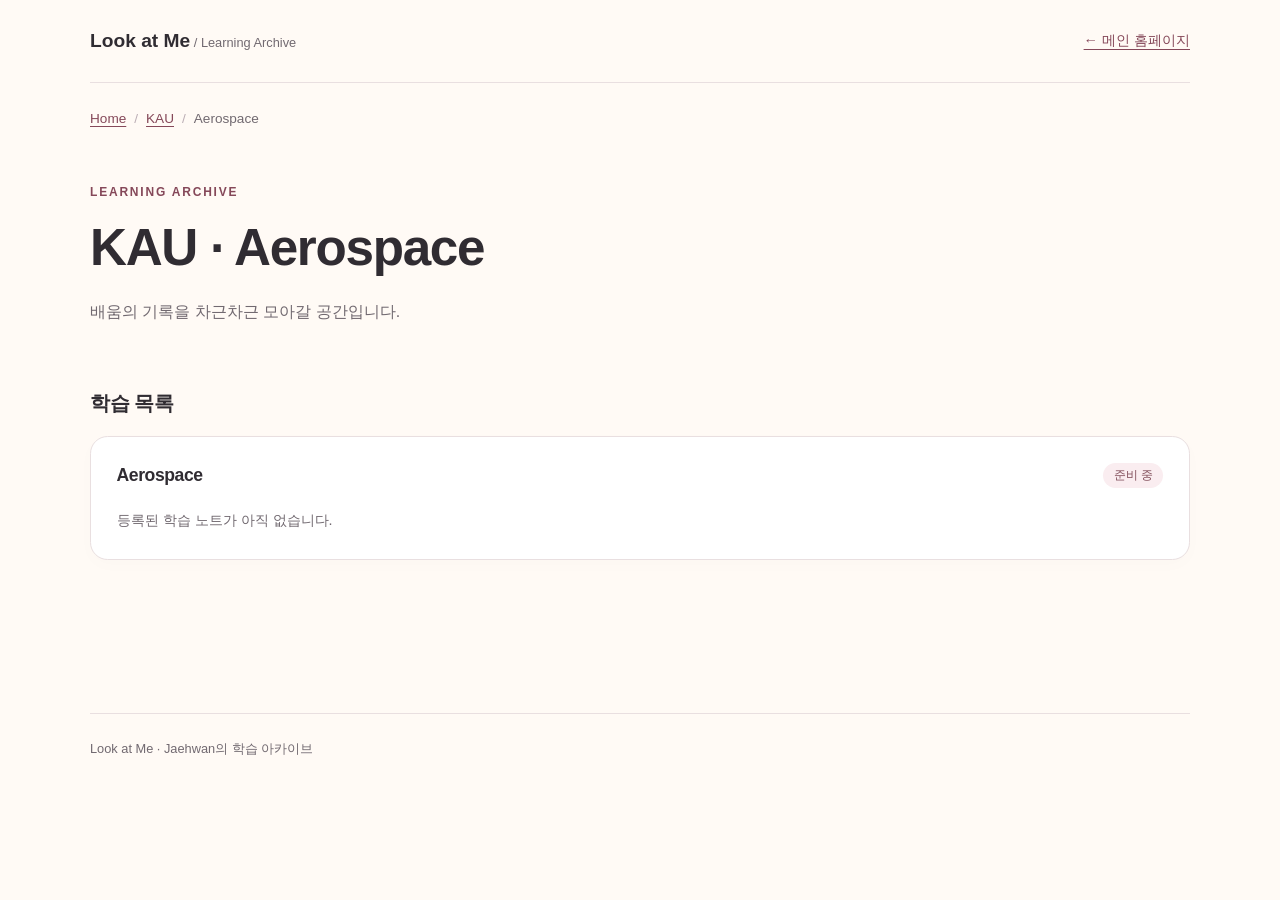
<file: pages/kau/aerospace/index.html>
<!DOCTYPE html>
<html lang="ko">
<head>
  <meta charset="UTF-8">
  <meta name="viewport" content="width=device-width, initial-scale=1">
  <meta name="description" content="재환의 KAU · Aerospace 학습 아카이브">
  <title>KAU · Aerospace | Look at Me</title>
  <link rel="stylesheet" href="../../../css/archive.css">
</head>
<body>
  <a class="skip-link" href="#archive-main">본문으로 바로가기</a>
  <header class="archive-header"><a class="brand" href="../../../index.html">Look at Me<span> / Learning Archive</span></a><a class="home-link" href="../../../index.html">← 메인 홈페이지</a></header>
  <main id="archive-main">
    <nav class="breadcrumbs" aria-label="현재 위치"><ol><li><a href="../../../index.html">Home</a></li><li><a href="../index.html">KAU</a></li><li aria-current="page">Aerospace</li></ol></nav>
    <div class="page-heading"><p class="eyebrow">LEARNING ARCHIVE</p><h1>KAU · Aerospace</h1><p>배움의 기록을 차근차근 모아갈 공간입니다.</p></div>

    <section aria-labelledby="notes-title"><h2 id="notes-title">학습 목록</h2>
    <!-- 각 note-list에 실제 노트의 상대 경로 링크를 추가할 수 있습니다. -->
    <div class="card-grid">
      <article class="note-card" aria-labelledby="topic-0"><div class="card-heading"><h3 id="topic-0">Aerospace</h3><span class="status">준비 중</span></div><ul class="note-list"><li class="empty-note">등록된 학습 노트가 아직 없습니다.</li></ul></article>
    </div></section>
  </main>
  <footer>Look at Me · Jaehwan의 학습 아카이브</footer>
</body>
</html>
</file>
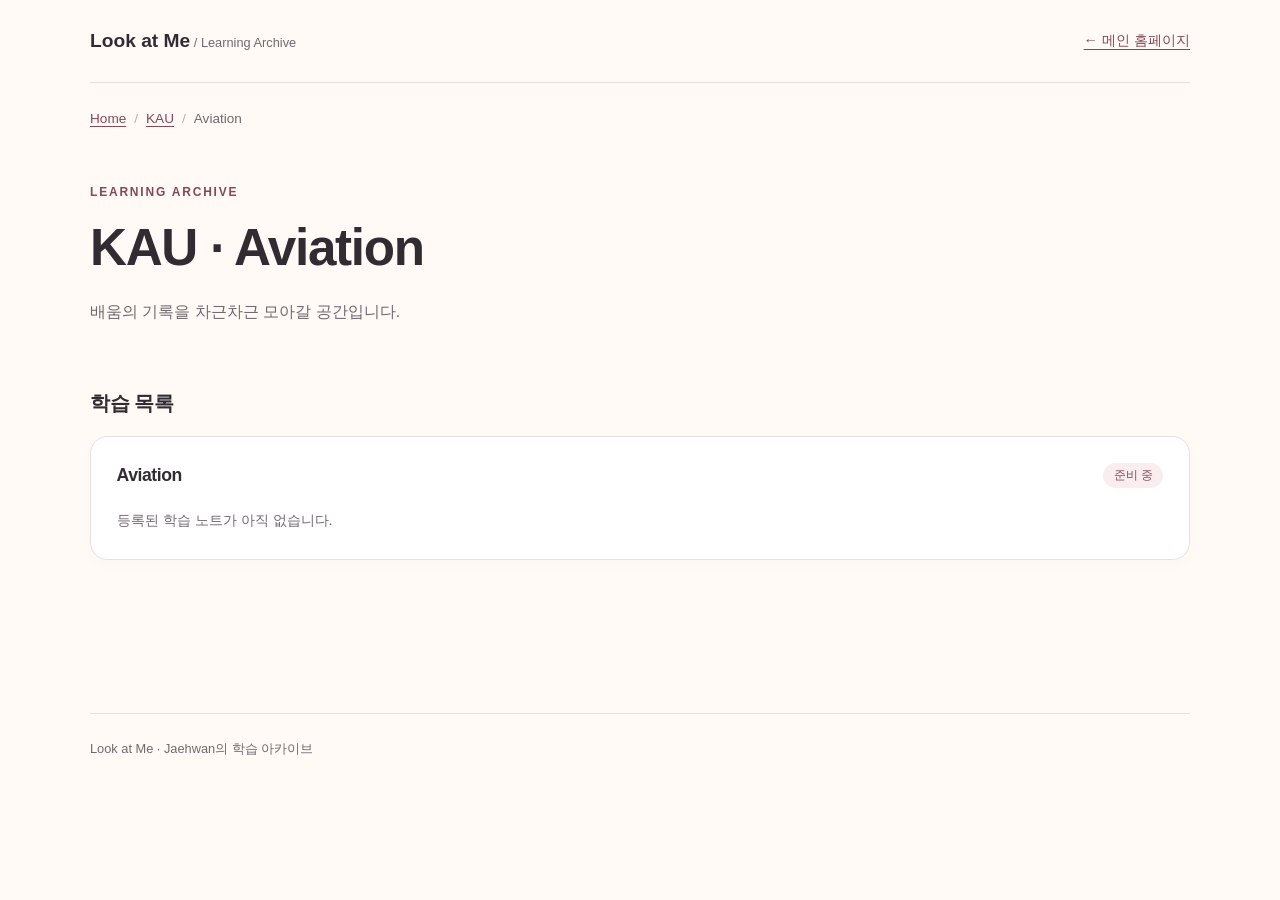
<file: pages/kau/aviation/index.html>
<!DOCTYPE html>
<html lang="ko">
<head>
  <meta charset="UTF-8">
  <meta name="viewport" content="width=device-width, initial-scale=1">
  <meta name="description" content="재환의 KAU · Aviation 학습 아카이브">
  <title>KAU · Aviation | Look at Me</title>
  <link rel="stylesheet" href="../../../css/archive.css">
</head>
<body>
  <a class="skip-link" href="#archive-main">본문으로 바로가기</a>
  <header class="archive-header"><a class="brand" href="../../../index.html">Look at Me<span> / Learning Archive</span></a><a class="home-link" href="../../../index.html">← 메인 홈페이지</a></header>
  <main id="archive-main">
    <nav class="breadcrumbs" aria-label="현재 위치"><ol><li><a href="../../../index.html">Home</a></li><li><a href="../index.html">KAU</a></li><li aria-current="page">Aviation</li></ol></nav>
    <div class="page-heading"><p class="eyebrow">LEARNING ARCHIVE</p><h1>KAU · Aviation</h1><p>배움의 기록을 차근차근 모아갈 공간입니다.</p></div>

    <section aria-labelledby="notes-title"><h2 id="notes-title">학습 목록</h2>
    <!-- 각 note-list에 실제 노트의 상대 경로 링크를 추가할 수 있습니다. -->
    <div class="card-grid">
      <article class="note-card" aria-labelledby="topic-0"><div class="card-heading"><h3 id="topic-0">Aviation</h3><span class="status">준비 중</span></div><ul class="note-list"><li class="empty-note">등록된 학습 노트가 아직 없습니다.</li></ul></article>
    </div></section>
  </main>
  <footer>Look at Me · Jaehwan의 학습 아카이브</footer>
</body>
</html>
</file>
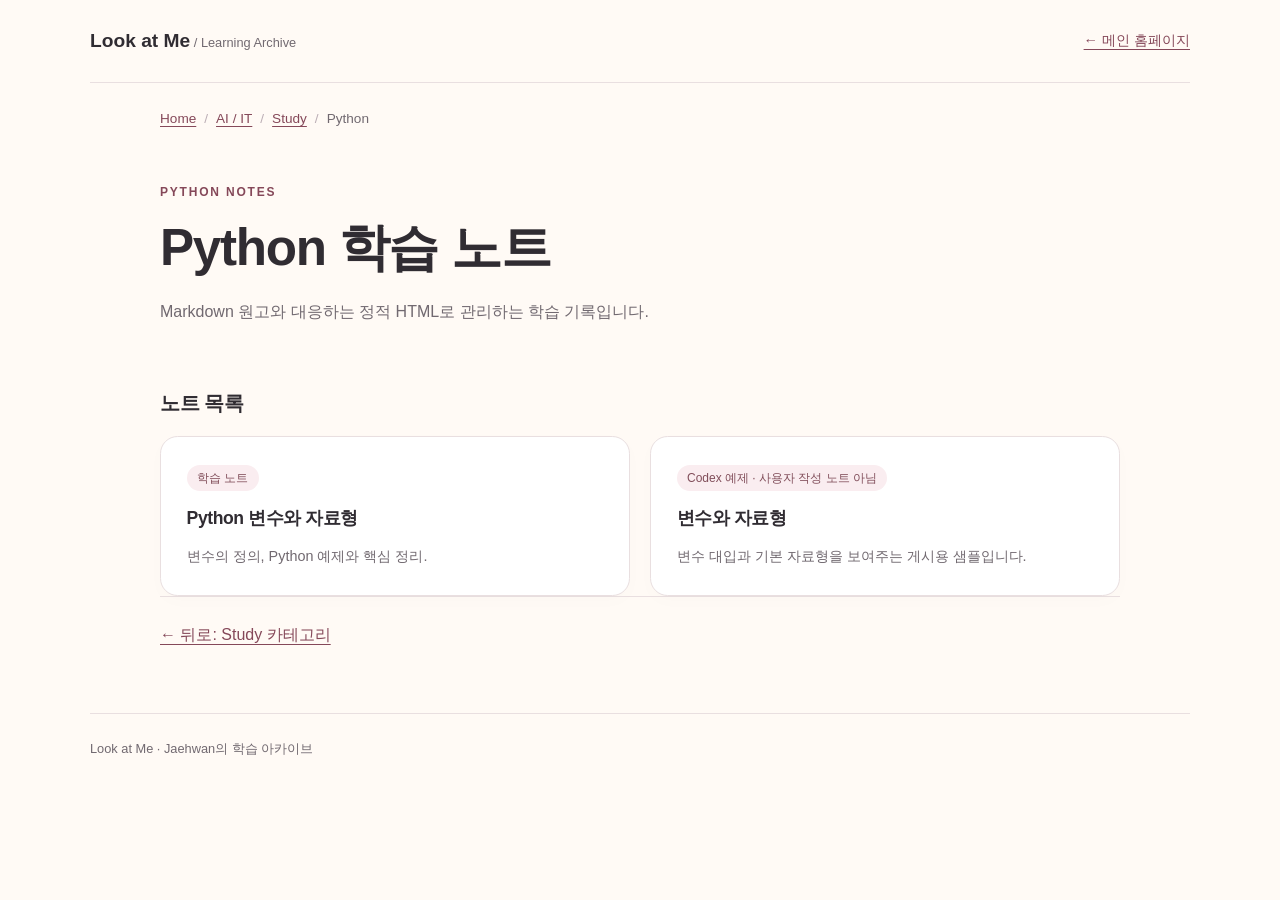
<file: pages/ai-it/study/python/index.html>
<!DOCTYPE html>
<html lang="ko">
<head>
  <meta charset="UTF-8">
  <meta name="viewport" content="width=device-width, initial-scale=1">
  <meta name="description" content="Python Python 학습 노트 — Look at Me 학습 아카이브">
  <title>Python 학습 노트 | Python | Look at Me</title>
  <link rel="stylesheet" href="../../../../css/archive.css">
</head>
<body>
  <a class="skip-link" href="#archive-main">본문으로 바로가기</a>
  <header class="archive-header"><a class="brand" href="../../../../index.html">Look at Me<span> / Learning Archive</span></a><a class="home-link" href="../../../../index.html">← 메인 홈페이지</a></header>
  <main id="archive-main" class="note-main">
    <nav class="breadcrumbs" aria-label="현재 위치"><ol><li><a href="../../../../index.html">Home</a></li><li><a href="../index.html">AI / IT</a></li><li><a href="../index.html">Study</a></li><li aria-current="page">Python</li></ol></nav>
    <div class="page-heading"><p class="eyebrow">PYTHON NOTES</p><h1>Python 학습 노트</h1><p>Markdown 원고와 대응하는 정적 HTML로 관리하는 학습 기록입니다.</p></div>
    <section aria-labelledby="python-notes"><h2 id="python-notes">노트 목록</h2><div class="card-grid">
      <a class="category-card" href="variables.html"><span class="status">학습 노트</span><h3>Python 변수와 자료형</h3><p>변수의 정의, Python 예제와 핵심 정리.</p></a>
      <a class="category-card" href="variables-and-types.html"><span class="status">Codex 예제 · 사용자 작성 노트 아님</span><h3>변수와 자료형</h3><p>변수 대입과 기본 자료형을 보여주는 게시용 샘플입니다.</p></a>
    </div></section>
    <nav class="note-navigation" aria-label="돌아가기"><a href="../index.html">← 뒤로: Study 카테고리</a></nav>
  </main>
  <footer>Look at Me · Jaehwan의 학습 아카이브</footer>
</body>
</html>
</file>
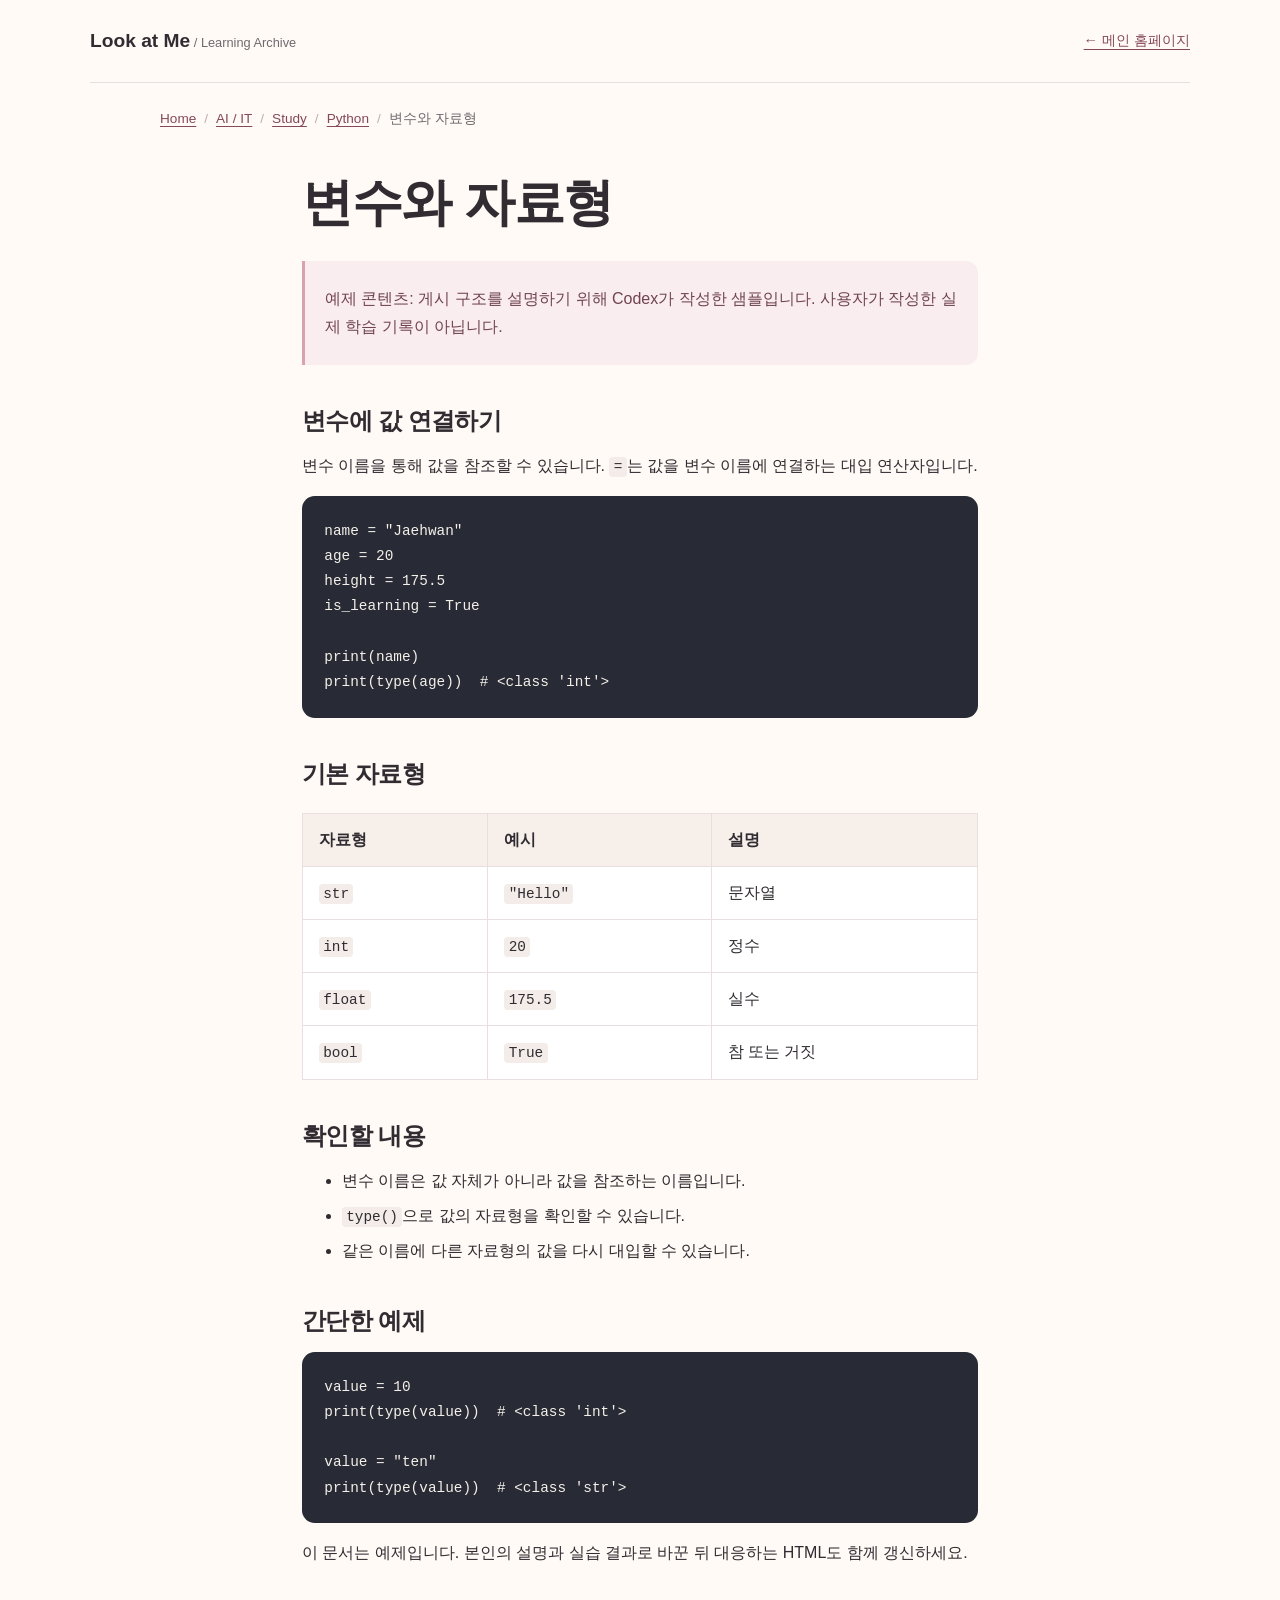
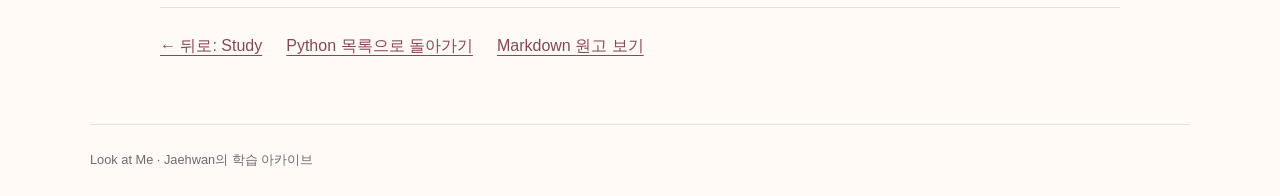
<file: pages/ai-it/study/python/variables-and-types.html>
<!DOCTYPE html>
<html lang="ko">
<head>
  <meta charset="UTF-8">
  <meta name="viewport" content="width=device-width, initial-scale=1">
  <meta name="description" content="Python 변수와 자료형 — Look at Me 학습 아카이브">
  <title>변수와 자료형 | Python | Look at Me</title>
  <link rel="stylesheet" href="../../../../css/archive.css">
</head>
<body>
  <a class="skip-link" href="#archive-main">본문으로 바로가기</a>
  <header class="archive-header"><a class="brand" href="../../../../index.html">Look at Me<span> / Learning Archive</span></a><a class="home-link" href="../../../../index.html">← 메인 홈페이지</a></header>
  <main id="archive-main" class="note-main">
    <nav class="breadcrumbs" aria-label="현재 위치"><ol><li><a href="../../../../index.html">Home</a></li><li><a href="../index.html">AI / IT</a></li><li><a href="../index.html">Study</a></li><li><a href="index.html">Python</a></li><li aria-current="page">변수와 자료형</li></ol></nav>
    <!-- Source: notes/ai-it/python/variables-and-types.md. Manually converted; no runtime Markdown renderer. -->
    <article class="note-content" aria-labelledby="note-title">
      <h1 id="note-title">변수와 자료형</h1>
      <blockquote><p>예제 콘텐츠: 게시 구조를 설명하기 위해 Codex가 작성한 샘플입니다. 사용자가 작성한 실제 학습 기록이 아닙니다.</p></blockquote>
      <h2>변수에 값 연결하기</h2>
      <p>변수 이름을 통해 값을 참조할 수 있습니다. <code>=</code>는 값을 변수 이름에 연결하는 대입 연산자입니다.</p>
      <pre tabindex="0" aria-label="Python 변수 대입 예제"><code class="language-python">name = "Jaehwan"
age = 20
height = 175.5
is_learning = True

print(name)
print(type(age))  # &lt;class 'int'&gt;</code></pre>
      <h2>기본 자료형</h2>
      <div class="table-scroll" role="region" aria-label="기본 자료형 표" tabindex="0"><table><thead><tr><th scope="col">자료형</th><th scope="col">예시</th><th scope="col">설명</th></tr></thead><tbody>
        <tr><td><code>str</code></td><td><code>"Hello"</code></td><td>문자열</td></tr>
        <tr><td><code>int</code></td><td><code>20</code></td><td>정수</td></tr>
        <tr><td><code>float</code></td><td><code>175.5</code></td><td>실수</td></tr>
        <tr><td><code>bool</code></td><td><code>True</code></td><td>참 또는 거짓</td></tr>
      </tbody></table></div>
      <h2>확인할 내용</h2>
      <ul><li>변수 이름은 값 자체가 아니라 값을 참조하는 이름입니다.</li><li><code>type()</code>으로 값의 자료형을 확인할 수 있습니다.</li><li>같은 이름에 다른 자료형의 값을 다시 대입할 수 있습니다.</li></ul>
      <h2>간단한 예제</h2>
      <pre tabindex="0" aria-label="Python 재대입 예제"><code class="language-python">value = 10
print(type(value))  # &lt;class 'int'&gt;

value = "ten"
print(type(value))  # &lt;class 'str'&gt;</code></pre>
      <p>이 문서는 예제입니다. 본인의 설명과 실습 결과로 바꾼 뒤 대응하는 HTML도 함께 갱신하세요.</p>
    </article>
    <nav class="note-navigation" aria-label="노트 내비게이션"><a href="../index.html">← 뒤로: Study</a><a href="index.html">Python 목록으로 돌아가기</a><a href="../../../../notes/ai-it/python/variables-and-types.md">Markdown 원고 보기</a></nav>
  </main>
  <footer>Look at Me · Jaehwan의 학습 아카이브</footer>
</body>
</html>
</file>
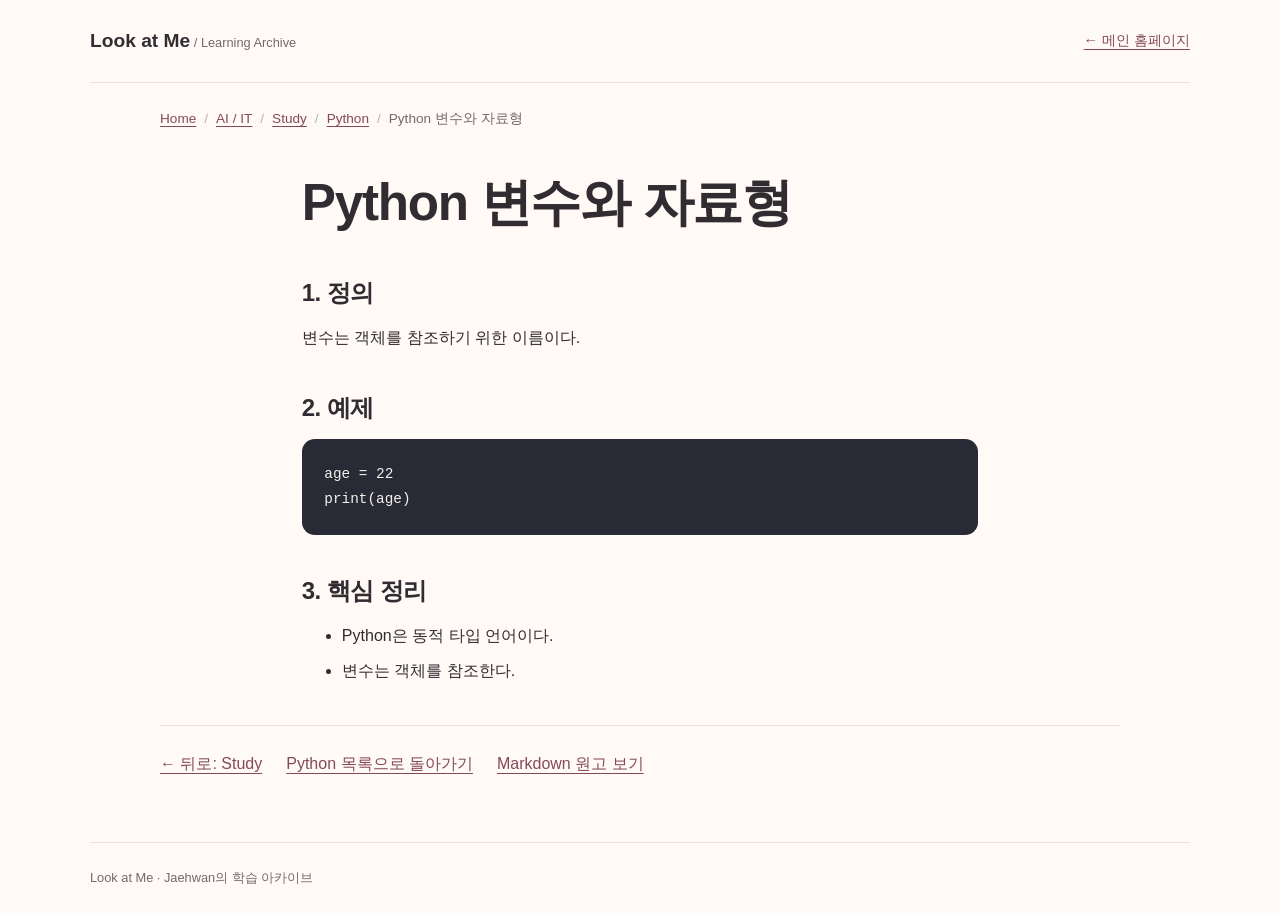
<file: pages/ai-it/study/python/variables.html>
<!DOCTYPE html>
<html lang="ko">
<head>
  <meta charset="UTF-8">
  <meta name="viewport" content="width=device-width, initial-scale=1">
  <meta name="description" content="Python 변수와 자료형: 변수의 정의, 예제와 핵심 정리">
  <title>Python 변수와 자료형 | Look at Me</title>
  <link rel="stylesheet" href="../../../../css/archive.css">
</head>
<body>
  <a class="skip-link" href="#archive-main">본문으로 바로가기</a>
  <header class="archive-header"><a class="brand" href="../../../../index.html">Look at Me<span> / Learning Archive</span></a><a class="home-link" href="../../../../index.html">← 메인 홈페이지</a></header>
  <main id="archive-main" class="note-main">
    <nav class="breadcrumbs" aria-label="현재 위치"><ol><li><a href="../../../../index.html">Home</a></li><li><a href="../index.html">AI / IT</a></li><li><a href="../index.html">Study</a></li><li><a href="index.html">Python</a></li><li aria-current="page">Python 변수와 자료형</li></ol></nav>
    <!-- Source: notes/ai-it/python/variables.md. Manually converted to static HTML. -->
    <article class="note-content" aria-labelledby="note-title">
      <h1 id="note-title">Python 변수와 자료형</h1>
      <h2>1. 정의</h2>
      <p>변수는 객체를 참조하기 위한 이름이다.</p>
      <h2>2. 예제</h2>
      <pre tabindex="0" aria-label="Python 변수 예제"><code class="language-python">age = 22
print(age)</code></pre>
      <h2>3. 핵심 정리</h2>
      <ul>
        <li>Python은 동적 타입 언어이다.</li>
        <li>변수는 객체를 참조한다.</li>
      </ul>
    </article>
    <nav class="note-navigation" aria-label="노트 내비게이션"><a href="../index.html">← 뒤로: Study</a><a href="index.html">Python 목록으로 돌아가기</a><a href="../../../../notes/ai-it/python/variables.md">Markdown 원고 보기</a></nav>
  </main>
  <footer>Look at Me · Jaehwan의 학습 아카이브</footer>
</body>
</html>
</file>
<file: css/style.css>
﻿:root {
  color-scheme: light;
  --white: #FFFFFF;
  --text: #252525;
  --muted: #686868;
  --blue: #DCEBFF;
  --cream: #FFF4DF;
  --lavender: #EEE8FA;
  --border: #EEEEEE;
  --content-width: 70rem;
  --gutter: clamp(1.25rem, 5vw, 4rem);
  --transition: 180ms ease;
}
* { box-sizing: border-box; }
html { scroll-behavior: smooth; }
body { margin: 0; background: var(--white); color: var(--text); font-family: -apple-system, BlinkMacSystemFont, "Segoe UI", "Noto Sans KR", "Malgun Gothic", sans-serif; line-height: 1.8; word-break: keep-all; overflow-wrap: anywhere; }
a { color: inherit; text-underline-offset: .25em; }
a:focus-visible, button:focus-visible { outline: 3px solid #526d97; outline-offset: 5px; }
[hidden] { display: none !important; }
.skip-link { position: fixed; top: 1rem; left: 1rem; z-index: 10; padding: .6rem 1rem; background: var(--text); color: white; border-radius: .75rem; transform: translateY(calc(-100% - 2rem)); }
.skip-link:focus { transform: translateY(0); }
body > header, main, body > footer { width: min(var(--content-width), calc(100% - var(--gutter) * 2)); margin-inline: auto; }
body > header { display: flex; align-items: center; justify-content: space-between; gap: 1.5rem; padding-block: 1.6rem; border-bottom: 1px solid var(--border); }
.logo { display: inline-flex; gap: .7rem; align-items: center; font-weight: 750; font-size: 1.1rem; letter-spacing: -.04em; text-decoration: none; }
.logo-mark { display: grid; place-items: center; width: 2.2rem; height: 2.2rem; border-radius: .8rem; background: var(--blue); font-size: 1.3rem; }
nav ul { display: flex; flex-wrap: wrap; gap: .4rem; list-style: none; padding: 0; margin: 0; }
nav a { display: block; padding: .5rem .9rem; border-radius: 999px; font-size: .85rem; text-decoration: none; color: var(--muted); transition: background-color var(--transition), color var(--transition); }
nav a[aria-current="location"] { background: var(--blue); color: var(--text); font-weight: 600; }
main > section { padding-block: clamp(3.5rem, 7vw, 6rem); scroll-margin-top: 2rem; }
main > section + section { border-top: 1px solid var(--border); }
h1, h2, h3 { margin: 0; line-height: 1.25; letter-spacing: -.045em; text-wrap: balance; }
h1 { font-size: clamp(3.4rem, 7vw, 6rem); font-weight: 750; line-height: 1.12; }
h1 span { position: relative; z-index: 0; white-space: nowrap; }
h1 span::after { content: ""; position: absolute; left: 0; right: 0; bottom: .05em; height: .2em; background: var(--blue); z-index: -1; border-radius: 1rem; }
h2 { font-size: clamp(2rem, 4vw, 2.8rem); }
h3 { font-size: 1.15rem; }
p { margin: 1rem 0 0; color: var(--muted); }
.eyebrow { margin: 0 0 1rem; color: #686868; font-size: .68rem; font-weight: 650; letter-spacing: .18em; }
.hero { display: grid; grid-template-columns: 1.15fr 1fr; align-items: center; gap: 3rem; min-height: 38rem; }
.hero-description { margin-top: 1.7rem; font-size: 1.05rem; }
.actions { display: flex; flex-wrap: wrap; gap: .75rem; margin-top: 2rem; }
.button { display: inline-flex; justify-content: center; align-items: center; gap: 1.4rem; padding: .85rem 1.25rem; border: 1px solid var(--border); border-radius: 999px; background: white; text-decoration: none; font-size: .85rem; font-weight: 650; transition: transform var(--transition), box-shadow var(--transition), background-color var(--transition); }
.button-primary { background: var(--blue); border-color: var(--blue); }
.hero-note { margin-top: 2rem; font-size: .75rem; letter-spacing: .06em; }
.character-space { min-height: 23rem; display: flex; flex-direction: column; align-items: center; justify-content: center; text-align: center; }
.character-outline { width: 13rem; height: 15rem; border: 1px dashed #d8dde5; border-radius: 48% 48% 42% 42%; display: grid; place-items: center; }
.character-outline span { font-size: 1.5rem; font-weight: 300; color: #a2a9b4; }
.character-label { margin-top: 1.5rem; font-size: .8rem; color: #717171; }
.character-caption { font-size: .7rem; margin-top: .3rem; }
.section-heading { display: flex; justify-content: space-between; align-items: end; gap: 1.5rem; }
.section-heading .eyebrow { margin-bottom: .7rem; }
.title-dot { color: #879fc2; }
.section-note, .text-link { font-size: .8rem; color: var(--muted); }
.section-intro { max-width: 42rem; font-size: .9rem; }
.project-card { display: grid; grid-template-columns: 1fr 1.4fr; margin-top: 2rem; border: 1px solid var(--border); border-radius: 1.5rem; overflow: hidden; transition: transform var(--transition), box-shadow var(--transition); }
.project-placeholder { min-height: 15rem; display: grid; place-items: center; background: #f6f9fe; }
.project-placeholder span { display: grid; place-items: center; width: 5rem; height: 5rem; border-radius: 1.3rem; background: white; color: #667d9c; font-family: monospace; font-size: 1.5rem; box-shadow: 0 8px 25px #25252506; }
.project-copy { padding: clamp(1.5rem, 4vw, 3rem); align-self: center; }
.project-copy h3 { margin-top: 1rem; }
.project-copy p { font-size: .9rem; }
.badge { display: inline-block; padding: .2rem .65rem; border-radius: 999px; background: var(--cream); font-size: .7rem; color: #716144; }
.project-copy .small-note { font-size: .75rem; }
.study-list { display: grid; grid-template-columns: repeat(3, minmax(0, 1fr)); gap: 1rem; margin-top: 2rem; }
.study-list article { min-width: 0; padding: 1.7rem; border: 1px solid var(--border); border-radius: 1.25rem; transition: transform var(--transition), box-shadow var(--transition); display: flex; flex-direction: column; align-items: flex-start; }
.topic-symbol { display: grid; place-items: center; min-width: 2.7rem; height: 2.7rem; border-radius: .9rem; font-family: monospace; font-size: .9rem; margin-bottom: 1.5rem; padding-inline: .4rem; }
.blue { background: var(--blue); }.cream { background: var(--cream); }.lavender { background: var(--lavender); }
.study-list p { font-size: .85rem; margin-bottom: 1.5rem; }
.topic-status { margin-top: auto; color: #737373; font-size: .7rem; }
.wiki { display: grid; grid-template-columns: 1fr 1fr; gap: 2rem; margin-top: 2rem; padding: 2rem; border-radius: 1.25rem; background: #fafafa; scroll-margin-top: 2rem; }
.wiki p, .wiki li { font-size: .8rem; }
.wiki ul { padding-left: 1.2rem; margin: 0; color: var(--muted); }
.wiki li + li { margin-top: .5rem; }
.about { display: grid; grid-template-columns: 1fr 1.2fr; gap: 4rem; }
.about h2 { line-height: 1.5; }
.about-signature { display: inline-block; margin-top: 1.5rem; font-weight: 650; letter-spacing: -.03em; border-bottom: 5px solid var(--cream); }
.about-copy p { font-size: .9rem; }.about-copy p:first-child { margin-top: 0; }
.contact { display: flex; align-items: center; justify-content: space-between; gap: 2rem; }.contact p:not(.eyebrow) { font-size: .9rem; }
body > footer { display: flex; justify-content: space-between; align-items: center; gap: 1rem; flex-wrap: wrap; padding-block: 2rem; border-top: 1px solid var(--border); }
.footer-brand { font-size: .85rem; font-weight: 700; text-decoration: none; }footer p { margin: 0; font-size: .7rem; }
.menu-toggle { display: none; gap: .4rem; align-items: center; padding: .5rem .8rem; border: 1px solid var(--border); border-radius: .75rem; background: white; color: var(--text); font: inherit; font-size: .85rem; cursor: pointer; }
.section-reveal { animation: section-arrival 650ms ease-out both; }
@keyframes section-arrival { from { opacity: 0; transform: translateY(1rem); } to { opacity: 1; transform: translateY(0); } }
@media (hover: hover) { nav a:hover { background: #f4f6f9; color: var(--text); }.button:hover { transform: translateY(-2px); box-shadow: 0 6px 18px #2525250b; background: #f5f8fc; }.button-primary:hover { background: #cdddF5; }.study-list article:hover, .project-card:hover { transform: translateY(-3px); box-shadow: 0 10px 28px #25252508; }.text-link:hover { color: var(--text); } }
@media (max-width: 60rem) { body > header { flex-wrap: wrap; }.hero { gap: 1rem; }.study-list { grid-template-columns: repeat(2, minmax(0, 1fr)); }.about { gap: 2rem; } }
@media (max-width: 40rem) {
  body > header { gap: 1rem; padding-block: 1.2rem; }nav { width: 100%; }nav a { padding: .5rem .7rem; }
  .menu-enabled .menu-toggle:not([hidden]) { display: inline-flex; }.menu-enabled nav ul { flex-direction: column; }
  .hero { grid-template-columns: 1fr; gap: 2rem; min-height: auto; padding-top: 3.5rem; }.hero-description { font-size: .95rem; }.character-space { min-height: 16rem; }.character-outline { width: 9rem; height: 10rem; }.desktop-break { display: none; }
  .section-heading { flex-wrap: wrap; gap: .5rem; }.project-card, .study-list, .wiki, .about { grid-template-columns: 1fr; }.project-placeholder { min-height: 11rem; }.wiki { padding: 1.5rem; gap: 1.5rem; }.contact { align-items: flex-start; flex-direction: column; }.about { gap: 2rem; }.study-list article { padding: 1.5rem; }body > footer { align-items: flex-start; flex-direction: column; }
}
@media (prefers-reduced-motion: reduce) {
  html { scroll-behavior: auto; }
  *, *::before, *::after { transition: none !important; animation: none !important; transform: none !important; }
  .skip-link:not(:focus) { transform: translateY(calc(-100% - 2rem)) !important; }
}
/* Reference composition: independent HTML panels; no reference bitmap background. */
:root { --pink: #f15c73; --border: #dd81964d; }
body { background: #fbe0e7; }
body > header { width: 100%; padding: 1rem 4%; border: 0; background: var(--pink); color: #fff9ef; gap: 2.5rem; }
.logo { font-size: clamp(1.5rem,2.5vw,2.6rem); font-weight: 800; white-space: nowrap; }
#primary-navigation { flex: 1; min-width: 0; }
#primary-navigation ul { align-items: center; gap: clamp(0rem,1vw,1.1rem); }
#primary-navigation a { color: #fff9ef; font-size: clamp(.85rem,1.6vw,1.6rem); }
#primary-navigation a:hover, #primary-navigation a[aria-current] { background: #ffffff26; }
#primary-navigation li:first-child { border-left: 2px solid #fff8; padding-left: 1.5rem; }
.nav-home { margin-left: auto; }
main { width: 100%; }
main > section:not(.bubble-home) { width: min(70rem,calc(100% - 2 * var(--gutter))); margin-inline: auto; }
.visually-hidden { position: absolute; width: 1px; height: 1px; overflow: hidden; clip-path: inset(50%); white-space: nowrap; }
.bubble-home { position: relative; isolation: isolate; display: grid; grid-template-columns: 34% 43% 23%; grid-template-rows: 1fr auto; min-height: clamp(650px,51.5vw,920px); padding: 0 4%; overflow: hidden; background: radial-gradient(ellipse at 58% 49%,#ff7d87 0%,#f36279 58%,#ed566e 100%); }
.boy-scene { grid-column: 1; grid-row: 1 / 3; align-self: end; margin: 0 0 0 -8%; }
.boy-scene img { display: block; width: 100%; height: auto; }
.bubble-categories { grid-column: 2; grid-row: 1; align-self: start; display: grid; grid-template-columns: 1.16fr 1fr; grid-template-rows: auto auto; gap: clamp(1.5rem,3vw,3rem) clamp(1rem,2.5vw,3rem); padding-top: 1.5rem; margin-left: -3%; }
.gum { position: relative; isolation: isolate; color: #fff9ec; text-align: center; text-decoration: none; border: 2px solid #fff7bd85; box-shadow: inset 5px 10px 12px #ffffff85,inset -5px -13px 15px #a53a3040,0 25px 22px -9px #88263488; }
.gum::before { content: ""; position: absolute; z-index: -1; top: 6%; left: 12%; width: 29%; height: 11%; border-radius: 50%; transform: rotate(-26deg); background: linear-gradient(#fffc,#fff1); filter: blur(2px); pointer-events: none; }
.gum::after { content: ""; position: absolute; z-index: -1; inset: 8px; border-radius: inherit; background: repeating-radial-gradient(circle at 35% 30%,#fff1 0 .5px,transparent 1px 3px); opacity: .3; pointer-events: none; }
.gum h2 { display: flex; justify-content: center; align-items: center; gap: .6rem; font-size: clamp(1.6rem,2.9vw,3.1rem); text-shadow: 0 4px 3px #8a492b4a; white-space: nowrap; }
.gum h2 a { display: flex; align-items: center; gap: .6rem; text-decoration: none; }
.category-icon { width: 1.25em; height: 1.25em; fill: none; stroke: currentColor; stroke-width: 1.7; stroke-linecap: round; stroke-linejoin: round; filter: drop-shadow(0 3px 2px #864d3844); flex-shrink: 0; }
.gum-ai { grid-column: 1 / -1; width: 83%; justify-self: end; padding: clamp(2rem,4vw,4.5rem) clamp(2rem,4.6vw,4.8rem); background: radial-gradient(ellipse at 35% 15%,#ffe788,#ffbc19 63%,#f6a30b); border-radius: 48% 40% 44% 34% / 42% 54% 39% 45%; transform: rotate(2deg); }
.gum-ai > * { transform: rotate(-2deg); }
.gum-link { display: flex; align-items: center; justify-content: space-between; gap: .7rem; margin-top: .8rem; padding: .5rem 1.3rem; border: 2px solid #fff5d9ad; border-radius: 999px; background: linear-gradient(#fff1ce,#f9ca88); color: #804015; font-size: clamp(1rem,1.7vw,1.65rem); font-weight: 700; text-decoration: none; box-shadow: inset 0 3px 4px #fff9,inset 0 -3px 4px #e8a64c50,0 6px 5px #9d5e285c; transition: translate 180ms; }
.gum-link:hover, .github-button:hover { translate: 0 -3px; }
.gum-english { padding: clamp(2rem,3.6vw,3.8rem) 1.3rem; background: radial-gradient(at 28% 8%,#d4e6ff,#8faef0 55%,#6c8dd3); border-radius: 48% 48% 42% 48% / 54% 46% 47% 40%; transform: rotate(-5deg); }
.gum-english > * { transform: rotate(5deg); }
.gum-english .gum-link { color: #373c61; background: linear-gradient(#f2efff,#c9c4e5); }
.gum-kau { display: grid; align-self: center; place-items: center; min-height: clamp(10rem,12vw,14rem); background: radial-gradient(at 30% 15%,#ffb7df,#f779bb 60%,#e667a7); border-radius: 54% 40% 43% 39% / 58% 56% 39% 40%; transform: rotate(5deg); }
.daily-note { grid-column: 3; grid-row: 1; justify-self: end; padding: 5.5rem 0 0 1.5rem; transform: rotate(-10deg); color: #292026; font-family: "Segoe Print","Ink Free","HCR Batang",cursive; }
.daily-note h2 { display: inline-block; font-size: clamp(1.3rem,1.9vw,2rem); font-weight: 500; border-bottom: 2px solid; padding: 0 .3rem .4rem; letter-spacing: .1em; }
.daily-note ul { list-style: none; padding: 0; font-size: clamp(1rem,1.5vw,1.5rem); line-height: 2; }
.daily-note li::before { content: "- "; }
.note-doodle { display: block; font-size: 2rem; margin-left: 1rem; }
.github-corner { grid-column: 2 / 4; grid-row: 2; display: flex; align-items: end; justify-content: flex-start; gap: .8rem; flex-direction: row-reverse; padding: 0 1% 3rem 0; }
.github-corner img { display: block; width: clamp(100px,12vw,195px); height: auto; border-radius: 1.5rem; box-shadow: 0 12px 20px #8b304b33; }
.github-button { display: inline-flex; align-items: center; gap: .65rem; padding: .65rem 1.5rem; margin-bottom: 1.4rem; border: 2px solid #fff2df; border-radius: 999px; color: #35232a; font-size: clamp(.9rem,1.5vw,1.5rem); font-weight: 750; white-space: nowrap; text-decoration: none; background: linear-gradient(#fff2e9,#ffc5bc); box-shadow: inset 0 3px 3px #fff9,0 9px 12px #92273f5c; transition: translate 180ms; }
.learning-extras { display: grid; grid-template-columns: 1fr 1fr; gap: 2rem; }
.learning-extras article { padding: 2rem; border-radius: 1.5rem; background: #fff5f8; scroll-margin-top: 2rem; }
.learning-extras h3 { margin-top: 1rem; }
/* Single viewport composition, measured against the 1672 x 941 reference. */
.single-screen { margin: 0; height: 100dvh; overflow: hidden; background: #f36078; }
.single-screen > header { position: absolute; inset: 0 0 auto; z-index: 5; height: 8.5dvh; padding: 0 4.2%; margin: 0; gap: 2.8%; background: transparent; border: 0; flex-wrap: nowrap; }
.logo { font-size: clamp(1.3rem,2.45vw,2.65rem); line-height: 1; }
#primary-navigation { flex-basis: auto; }
#primary-navigation ul { flex-wrap: nowrap; gap: 1.1vw; }
#primary-navigation a { padding: .3rem .6vw; font-size: clamp(.85rem,1.63vw,1.8rem); font-weight: 400; line-height: 1.3; }
#primary-navigation a[aria-current], #primary-navigation a:hover { background: transparent; font-weight: 400; }
#primary-navigation a:hover { text-decoration: underline; }
#primary-navigation li:first-child { border-left: 2px solid #fff9; padding-left: 2vw; }
.github-icon { display: block; width: 1.5em; height: 1.5em; }
.single-screen main { width: 100%; height: 100%; margin: 0; }
.bubble-home { display: block; container-type: size; position: relative; width: 100%; height: 100dvh; min-height: 0; margin: 0; padding: 0; overflow: hidden; background: radial-gradient(ellipse at 47% 46%,#ff7e8a55,transparent 60%),linear-gradient(175deg,#ed546c 0%,#f3657c 48%,#f45e77 100%); }
.boy-scene { position: absolute; left: 2.7%; top: 1.5%; width: 32%; margin: 0; }
.boy-scene img { display: block; width: 100%; height: auto; border-radius: 0; }
.bubble-categories { display: contents; }
.gum { position: absolute; margin: 0; border: 1px solid #fff8; transform: none; box-shadow: inset .35cqw .65cqw .8cqw #fff9,inset -.4cqw -.85cqw 1cqw #a8483840,0 2.3cqh 2cqh -.5cqh #922d3e99; }
.gum::before { top: 7%; left: 10%; width: 30%; height: 10%; }
.gum h2 { font-size: 3.15cqw; gap: .65cqw; line-height: 1.2; letter-spacing: -.04em; }
.gum-ai { left: 42.7%; top: 10%; width: 29.4%; height: 39.8%; padding: 7.5cqh 4.7cqw 5cqh; border-radius: 53% 39% 45% 32% / 40% 58% 38% 44%; background: radial-gradient(ellipse at 30% 10%,#ffe99c,#ffc222 49%,#ffa900 91%); }
.gum-ai > *, .gum-english > * { transform: none; }
.gum-ai h2 { margin-bottom: 2cqh; }
.gum-link { width: 100%; margin-top: 1.1cqh; padding: .75cqh 1.4cqw; min-height: 6.6cqh; font-size: 1.65cqw; line-height: 1.25; border-width: 2px; box-shadow: inset 0 .3cqh .5cqh #fff9,inset 0 -.3cqh .5cqh #e8a64c50,0 .6cqh .5cqh #9d5e2866; }
.gum-english { left: 35%; top: 50.3%; width: 20.6%; height: 28.3%; padding: 6.6cqh 3.1cqw 4cqh; border-radius: 42% 52% 47% 47% / 54% 47% 48% 38%; }
.gum-english h2 { font-size: 2.6cqw; }
.gum-english .gum-link { margin-top: 2.3cqh; font-size: 1.35cqw; min-height: 6.3cqh; padding-inline: 1.2cqw; }
.gum-kau { left: 58.5%; top: 51%; width: 17.4%; height: 22%; min-height: 0; padding: 0; border-radius: 59% 36% 38% 43% / 55% 62% 37% 41%; }
.gum-kau h2 { font-size: 2.85cqw; }
.daily-note { position: absolute; left: 85%; top: 20.5%; padding: 0; margin: 0; transform: rotate(-12deg); color: #262026; }
.daily-note h2 { font-size: 1.65cqw; font-weight: 500; padding: 0 .2cqw .6cqh; border-bottom: 2px solid; }
.daily-note ul { margin: 1.1cqh 0 0; font-size: 1.5cqw; line-height: 1.65; }
.github-corner { position: absolute; inset: 69.5% 6% auto auto; width: 30.5%; height: 22.5%; padding: 0; display: flex; flex-direction: row-reverse; align-items: end; justify-content: space-between; gap: 0; }
.github-corner img { width: 40%; height: 100%; object-fit: contain; border-radius: 0; box-shadow: none; mask-image: radial-gradient(ellipse,#000 45%,transparent 72%); }
.github-corner img.cutout-ready { mask-image: none; }
.github-button { padding: 1.3cqh 1.7cqw; margin: 0 0 2.5cqh; min-height: 7.6cqh; font-size: 1.55cqw; line-height: 1.2; gap: .8cqw; box-shadow: inset 0 .3cqh .4cqh #fff9,0 1.2cqh 1.4cqh #92273f66; }
.single-screen main > #preserved-portfolio, .single-screen > footer { display: none !important; }
@media (max-width: 640px) {
  .single-screen { height: auto; min-height: 100dvh; overflow: auto; }
  .single-screen > header { position: relative; height: auto; min-height: 4.5rem; padding: 1rem 1.2rem; flex-wrap: wrap; background: #ed546c; }
  .logo { font-size: 1.8rem; }
  .menu-toggle { margin-left: auto; }
  #primary-navigation { flex-basis: 100%; }
  #primary-navigation ul { align-items: stretch; }
  #primary-navigation li:first-child { border: 0; padding: 0; }
  #primary-navigation a { font-size: 1rem; padding: .5rem; }
  .nav-home { margin-left: 0; }
  .github-icon { width: 1.5rem; height: 1.5rem; }
  .single-screen main { height: auto; }
  .bubble-home { display: flex; flex-direction: column; align-items: center; gap: 2rem; height: auto; min-height: calc(100dvh - 4.5rem); padding: 0 1.25rem 2rem; container-type: normal; }
  .boy-scene { position: relative; left: auto; top: auto; width: min(75%,280px); height: 340px; overflow: hidden; flex-shrink: 0; }
  .bubble-categories { display: grid; grid-template-columns: 1fr 1fr; width: min(100%,420px); padding: 0; gap: 1.5rem 1rem; margin: 0; }
  .gum { position: relative; inset: auto; width: 100%; height: auto; box-shadow: inset 4px 7px 10px #fff8,inset -4px -8px 12px #a8483840,0 15px 15px -5px #922d3e88; }
  .gum-ai { grid-column: 1 / -1; width: 92%; justify-self: center; padding: 2.5rem 2rem; }
  .gum h2, .gum-kau h2 { font-size: 1.6rem; gap: .4rem; }
  .gum-ai h2 { font-size: 2rem; margin-bottom: 1rem; }
  .gum-link, .gum-english .gum-link { margin-top: .7rem; padding: .5rem .8rem; min-height: 2.7rem; font-size: 1rem; }
  .gum-english { padding: 2rem .75rem; }
  .gum-english h2 { font-size: 1.25rem; }
  .gum-kau { min-height: 9rem; }
  .daily-note { position: relative; inset: auto; padding: 1rem; }
  .daily-note h2 { font-size: 1.4rem; padding-bottom: .4rem; }
  .daily-note ul { font-size: 1.2rem; margin-top: .5rem; }
  .github-corner { position: relative; inset: auto; width: min(100%,350px); height: 125px; gap: .5rem; align-items: center; }
  .github-corner img { width: 34%; }
  .github-button { padding: .8rem 1rem; margin: 0; min-height: 0; font-size: 1rem; }
}
@media (prefers-reduced-motion: reduce) { .gum-link, .github-button { transition: none; translate: none; } }
/* Sculpted silhouettes: SVG is decoration; headings and links stay in HTML. */
.gum { background: transparent; border: 0; border-radius: 0; box-shadow: none; }
.gum::before, .gum::after { content: none; }
.gum > .gum-surface { position: absolute; inset: 0; z-index: -1; display: block; width: 100%; height: 100%; overflow: visible; pointer-events: none; filter: drop-shadow(0 1.5cqh 1.1cqh #8e293d70) drop-shadow(0 .5cqh .35cqh #a43c4840); }
.bubble-home { background: radial-gradient(ellipse at 16% 40%,#df596e60,transparent 43%),radial-gradient(ellipse at 58% 43%,#ff8b9460,transparent 56%),linear-gradient(172deg,#ee536c 0%,#f66179 50%,#f85f79 100%); }
.boy-scene { top: .8%; }
#primary-navigation ul { gap: 1.2vw; }
#primary-navigation a { font-size: clamp(.85rem,1.53vw,1.7rem); }
.gum-ai h2 { font-size: 2.95cqw; }
.gum-link { min-height: 6.1cqh; font-size: 1.54cqw; padding: .65cqh 1.25cqw; }
.gum-english { left: 35%; top: 50.3%; width: 20.6%; height: 28.3%; padding: 6.6cqh 3cqw 4cqh; }
.gum-english h2 { font-size: 2.4cqw; }
.gum-english .gum-link { min-height: 5.9cqh; font-size: 1.28cqw; margin-top: 2.1cqh; }
.gum-kau { left: 58.3%; top: 50.8%; width: 17.8%; height: 22.8%; }
.gum-kau h2 { font-size: 2.65cqw; }
.daily-note { font-family: "Nanum Pen Script","Nanum Brush Script","Yoon Childfundkorea ManSeh","Segoe Print","Ink Free","HCR Batang",cursive; transform: rotate(-10deg); }
.daily-note h2 { letter-spacing: .13em; }
.daily-note li:nth-child(2) { transform: rotate(2deg); margin-left: .4em; }
.daily-note li:nth-child(3) { margin-left: .2em; }
.github-corner { gap: .7cqw; justify-content: flex-start; }
.github-corner img { width: 36.5%; height: 93%; }
.github-button { padding: 1.1cqh 1.45cqw; min-height: 6.9cqh; font-size: 1.43cqw; }
@media (max-width: 640px) {
  #primary-navigation a { font-size: 1rem; }
  .boy-scene { top: auto; height: auto; overflow: visible; }
  .gum > .gum-surface { filter: drop-shadow(0 12px 9px #8e293d70); }
  .gum-ai h2 { font-size: 1.85rem; }
  .gum-link, .gum-english .gum-link { min-height: 2.6rem; font-size: .95rem; padding: .5rem .75rem; }
  .gum-english { inset: auto; width: 100%; height: auto; padding: 2rem .75rem; }
  .gum-english h2 { font-size: 1.2rem; }
  .gum-english .gum-link { margin-top: .7rem; }
  .gum-kau { inset: auto; width: 100%; height: auto; }
  .gum-kau h2 { font-size: 1.5rem; }
  .github-corner { gap: .5rem; justify-content: space-between; }
  .github-corner img { width: 31%; height: 93%; }
  .github-button { padding: .7rem .9rem; min-height: 0; font-size: .95rem; }
}

/* One document scrollbar; the extra quarter-screen contains only the same pink. */
html { height: auto; min-height: 100%; overflow-x: clip; overflow-y: auto; }
.single-screen {
  height: auto;
  min-height: 125dvh;
  overflow: visible;
  background-color: #f85f79;
  background-image: radial-gradient(ellipse at 16% 40%,#df596e60,transparent 43%),radial-gradient(ellipse at 58% 43%,#ff8b9460,transparent 56%),linear-gradient(172deg,#ee536c 0%,#f66179 50%,#f85f79 100%);
  background-size: 100% 100dvh;
  background-repeat: no-repeat;
  background-attachment: fixed;
}
.single-screen main { height: auto; min-height: 0; overflow: visible; }
.single-screen main::after { content: ""; display: block; height: 25dvh; pointer-events: none; }
.bubble-home { height: 100dvh; min-height: 0; background: transparent; }
/* Use the supplied transparent PNG without blending or image effects. */
.boy-scene img { height: auto; object-fit: contain; }
.daily-note { font-family: "Nanum Pen Script","Segoe Print","Ink Free","Malgun Gothic",cursive; font-weight: 400; color: #251b20; transform: rotate(-9deg); }
.daily-note h2 { position: relative; border-bottom: 0; font-family: inherit; font-weight: 400; letter-spacing: .035em; line-height: 1.12; }
.daily-note h2::after { content: ""; position: absolute; left: -.1em; right: -.3em; bottom: -.12em; height: .28em; background: currentColor; clip-path: polygon(0 60%,19% 46%,41% 44%,65% 28%,87% 26%,100% 0,99% 38%,84% 58%,64% 59%,40% 75%,19% 73%,0 93%); transform: rotate(-1deg); }
.daily-note ul { margin-top: .8em; line-height: 1.35; letter-spacing: .015em; }
.daily-note li:nth-child(1) { transform: rotate(-2deg); margin-left: .05em; }
.daily-note li:nth-child(2) { transform: rotate(2.5deg); margin-top: .2em; margin-left: .4em; letter-spacing: -.025em; }
.daily-note li:nth-child(3) { transform: rotate(-3deg); margin-top: .08em; margin-left: .2em; }
.daily-note li:nth-child(4) { transform: rotate(1deg); margin-top: .18em; margin-left: .45em; }
@media (max-width: 640px) {
  .single-screen { min-height: 100dvh; background-size: 100% 100%; background-attachment: scroll; }
  .single-screen > header { background: transparent; }
  .single-screen main::after { display: none; }
  .bubble-home { height: auto; min-height: calc(100dvh - 4.5rem); }
}
/* Editable handwriting, constrained to the existing memo area. */
.daily-note { width: 12.5%; }
.daily-note #daily-tasks { max-height: 27dvh; overflow-y: auto; overflow-x: hidden; padding: .2em .35em .35em .1em; scrollbar-width: thin; scrollbar-color: #251b2040 transparent; }
#daily-tasks li { display: flex; align-items: baseline; gap: .15em; }
#daily-tasks li::before { flex: none; }
.task-input { display: block; width: 0; min-width: 0; flex: 1; border: 0; border-radius: 0; padding: 0; background: transparent; color: inherit; font: inherit; letter-spacing: inherit; line-height: inherit; }
.task-input:focus-visible { outline: 1px dashed #251b2066; outline-offset: 2px; }
.task-add, .task-remove { border: 0; background: transparent; color: inherit; font: inherit; cursor: pointer; padding: .1em .2em; line-height: 1.2; }
.task-add { margin-top: .15em; font-size: .75em; opacity: .65; }
.task-remove { flex: none; font-family: sans-serif; font-size: .65em; opacity: .25; }
#daily-tasks li:hover .task-remove, #daily-tasks li:focus-within .task-remove, .task-add:hover, .task-add:focus-visible { opacity: 1; }
@media (max-width: 640px) {
  .daily-note { width: min(100%,240px); }
  .daily-note #daily-tasks { max-height: 240px; }
  .task-remove { min-width: 24px; min-height: 24px; opacity: .65; }
}
/* The full character establishes document height; the original stage stays 100dvh. */
.single-screen { min-height: 100dvh; }
.single-screen main { position: relative; padding-top: 9dvh; padding-bottom: 6dvh; }
.single-screen main::after { display: none; }
.single-screen main > .boy-scene {
  position: relative;
  left: auto;
  top: auto;
  width: 157.5dvh;
  height: auto;
  margin: 0 0 0 calc(2.7vw - 43.5dvh);
  overflow: visible;
}
.single-screen main > .boy-scene img { display: block; width: 100%; height: auto; aspect-ratio: 1086 / 1448; }
.bubble-home { position: absolute; top: 0; left: 0; height: 100dvh; overflow: visible; }
@media (max-width: 640px) {
  .single-screen main { padding-top: 0; padding-bottom: 0; }
  .single-screen main > .boy-scene { width: min(75%,280px); margin: 0 auto 2rem; }
  .bubble-home { position: relative; top: auto; left: auto; height: auto; }
}
/* Crop only the pointing PNG's empty canvas; retain its source aspect ratio. */
.github-corner { align-items: flex-end; }
.yellow-pointing-frame { position: relative; display: block; flex: 0 0 36.5%; aspect-ratio: 930 / 840; overflow: hidden; margin-bottom: -3cqh; pointer-events: none; }
.github-corner .yellow-pointing-frame img { position: absolute; left: -59.14%; top: -11.90%; display: block; width: 165.16%; max-width: none; height: auto; border-radius: 0; mask-image: none; filter: none; box-shadow: none; transform: none; animation: none; }
.github-corner .github-button { flex: 0 1 auto; }
@media (max-width: 640px) {
  .github-corner { align-items: center; gap: .5rem; }
  .yellow-pointing-frame { flex-basis: 31%; margin-bottom: 0; }
  .github-corner .github-button { min-width: 0; white-space: normal; }
}
/* Shared room coordinates: shoes touch the same floor line in document space. */
.single-screen { background-attachment: scroll; background-size: 100% 100%; }
.single-screen main { --ground: 217.84dvh; --yellow-height: 22dvh; isolation: isolate; padding-bottom: 18dvh; }
.room-floor { position: absolute; z-index: -2; top: calc(var(--ground) - 17dvh); bottom: 0; left: 0; right: 0; overflow: hidden; perspective: 75dvh; background: linear-gradient(180deg,transparent,#c7435c12 22%,#fa758427 70%); pointer-events: none; }
.floor-plane { position: absolute; inset: 10% -15% -45%; transform-origin: center top; transform: rotateX(46deg); background: radial-gradient(ellipse at 32% 22%,#ffe2cd23,transparent 55%),linear-gradient(180deg,#b33f591b, #f77b8a38 27%,#ffb19d18); }
.room-floor::before { content: ""; position: absolute; inset: 0 0 auto; height: 12dvh; background: radial-gradient(ellipse at 50% 40%,#a736511a,transparent 72%); }
.contact-shadow { position: absolute; z-index: -1; top: var(--ground); height: 2.5dvh; border-radius: 50%; transform: translateY(-50%); background: radial-gradient(ellipse,#7430444d 0%,#8b304432 26%,transparent 71%); pointer-events: none; }
.boy-contact { left: calc(2.7vw + 6.5dvh); width: 62dvh; }
.single-screen main > .boy-scene img { filter: drop-shadow(1.2dvh .6dvh 1.3dvh #80283c12); }
.github-corner { position: absolute; z-index: 2; inset: calc(var(--ground) - var(--yellow-height)) 5vw auto auto; width: auto; height: var(--yellow-height); padding: 0; gap: 0; align-items: flex-start; }
.yellow-pointing-frame { flex: 0 0 auto; width: 26.064dvh; height: var(--yellow-height); aspect-ratio: 930 / 785; margin: 0 0 0 -3dvh; }
.github-corner .yellow-pointing-frame img { left: -59.14%; top: -12.74%; width: 165.16%; height: auto; }
.github-corner .github-button { margin: calc(var(--yellow-height) * .42 - 3.45dvh) 0 0; padding: 1.1dvh 1.45vw; min-height: 6.9dvh; font-size: clamp(.85rem,1.43vw,1.7rem); position: relative; z-index: 1; box-shadow: inset 0 .3dvh .4dvh #fff9, .6dvh 1.1dvh 1.3dvh #92273f40; }
.yellow-contact { left: auto; right: calc(5vw + 3dvh); width: 14dvh; height: 1.5dvh; background: radial-gradient(ellipse,#74304438,transparent 70%); }
@media (max-width: 640px) {
  .single-screen main { --yellow-height: 125px; padding-bottom: 4rem; }
  .room-floor { top: auto; bottom: 0; height: 260px; }
  .floor-plane { transform: rotateX(35deg); }
  .contact-shadow { top: auto; }
  .boy-contact { display: none; }
  .single-screen main > .boy-scene { margin-bottom: 2rem; }
  .github-corner { position: relative; inset: auto; width: min(calc(100% - 2rem),350px); height: var(--yellow-height); margin: 2rem auto 0; align-items: flex-start; }
  .yellow-pointing-frame { width: 148px; height: 125px; margin-left: -17px; }
  .github-corner .github-button { margin-top: 31px; padding: .7rem .8rem; min-height: 0; font-size: .95rem; }
  .yellow-contact { bottom: calc(4rem - 4px); right: calc(50% - 140px); width: 80px; height: 10px; }
}
@media (max-width: 640px) {
  /* Compact room: learning wall above, both figures share the lower floor. */
  .single-screen main { display: flex; flex-direction: column; }
  .bubble-home { order: 0; width: 100%; }
  .single-screen main > .boy-scene { order: 1; width: 110vw; max-width: none; margin: 2rem 0 0 -25vw; }
  .github-corner { position: absolute; bottom: 4rem; top: auto; right: 1rem; left: auto; width: min(75vw,320px); height: 125px; margin: 0; }
  .github-corner .github-button { font-size: .8rem; padding: .6rem; }
  .boy-contact { display: block; top: auto; bottom: calc(4rem - 3px); left: 8vw; width: 43vw; height: 12px; }
  .yellow-contact { right: 2rem; }
}
/* Studio horizon: a coral tonal step, softened by contact shade, never a border. */
.room-floor {
  background: linear-gradient(180deg,#da526b 0%,#ed6a80 8%,#f47d8d 48%,#f88b98 100%);
  box-shadow: 0 -12px 22px -16px #9e314e66;
}
.room-floor::before {
  z-index: 1;
  height: clamp(18px,4dvh,44px);
  background: linear-gradient(180deg,#a5385140,#b4435c12 45%,transparent);
}
.floor-plane {
  inset: 0 -15% -60%;
  background: radial-gradient(ellipse at 30% 40%,#ffe0cf35,transparent 60%),linear-gradient(180deg,#ec6b7f20,#ffb5a52c);
}
@media (min-width: 641px) {
  /* Keep each category's original coordinates inside a full-size shared layer.
     Increase the nominal 90px shift for the enlarged boy, within memo clearance. */
  .bubble-categories {
    --category-shift: min(calc(12.9vw - 24px),max(clamp(30px,6.6vw,100px),calc(74dvh - 32.3vw + 30px)));
    display: block;
    position: absolute;
    inset: 0;
    width: 100%;
    height: 100%;
    margin: 0;
    padding: 0;
    transform: translateX(var(--category-shift));
    pointer-events: none;
  }
  .bubble-categories > .gum { pointer-events: auto; }
}
@media (max-width: 640px) {
  .bubble-categories { transform: none; }
}
</file>
<file: css/archive.css>
:root { color-scheme: light; --ink: #302c32; --muted: #716970; --accent: #854859; --line: #e9dfe0; }
* { box-sizing: border-box; }
body { margin: 0; background: #fffaf5; color: var(--ink); font-family: -apple-system,BlinkMacSystemFont,"Segoe UI","Malgun Gothic",sans-serif; line-height: 1.75; overflow-wrap: anywhere; }
a { color: var(--accent); text-underline-offset: .25em; }
a:focus-visible { outline: 3px solid var(--accent); outline-offset: 5px; }
.archive-header, main, footer { width: min(1100px,calc(100% - 3rem)); margin-inline: auto; }
.archive-header { display: flex; justify-content: space-between; align-items: center; gap: 1.5rem; padding-block: 1.5rem; border-bottom: 1px solid var(--line); }
.brand { color: var(--ink); font-weight: 750; font-size: 1.2rem; text-decoration: none; }
.brand span { color: var(--muted); font-size: .8rem; font-weight: 400; }
.home-link { font-size: .9rem; }
main { padding-block: 1.5rem 4rem; min-height: 70vh; }
.breadcrumbs ol { display: flex; flex-wrap: wrap; gap: .5rem; list-style: none; padding: 0; margin: 0; color: var(--muted); font-size: .85rem; }
.breadcrumbs li + li::before { content: "/"; margin-right: .5rem; color: #bbaeb5; }
.page-heading { padding-block: 2.5rem 3rem; max-width: 48rem; }
.eyebrow { color: var(--accent); letter-spacing: .15em; font-size: .75rem; font-weight: 650; }
h1,h2,h3 { line-height: 1.3; letter-spacing: -.025em; }
h1 { font-size: clamp(2rem,5vw,3.2rem); margin: .5rem 0 1rem; }
h2 { font-size: 1.25rem; margin: 0 0 1.25rem; }
h3 { font-size: 1.1rem; margin: 0; }
p { color: var(--muted); }
.card-grid { display: grid; grid-template-columns: repeat(auto-fit,minmax(min(100%,280px),1fr)); gap: 1.25rem; }
.note-card,.category-card { padding: 1.6rem; background: #fff; border: 1px solid var(--line); border-radius: 1.1rem; box-shadow: 0 5px 18px #49323604; min-width: 0; }
.card-heading { display: flex; flex-wrap: wrap; align-items: center; gap: .75rem; justify-content: space-between; }
.status { display: inline-block; background: #faedf0; color: #814e5a; font-size: .75rem; padding: .15rem .65rem; border-radius: 999px; white-space: nowrap; }
.note-list { padding: 0; list-style: none; margin: 1.25rem 0 0; }
.note-list li + li { margin-top: .8rem; }
.empty-note { color: var(--muted); font-size: .9rem; }
.category-card { display: block; color: var(--ink); text-decoration: none; }
.category-card h3 { margin-top: 1rem; }
.category-card p { margin-bottom: 0; font-size: .9rem; }
.category-card:hover { border-color: #c18b9a; background: #fffdfc; }
.related { display: flex; flex-wrap: wrap; gap: .75rem; margin: -1rem 0 2rem; }
.related a { padding: .35rem 1rem; border: 1px solid var(--line); border-radius: 999px; text-decoration: none; }
.related a[aria-current] { background: #faedf0; font-weight: 650; }
footer { border-top: 1px solid var(--line); padding-block: 1.5rem; color: var(--muted); font-size: .8rem; }
.skip-link { position: absolute; top: .5rem; left: 1rem; padding: .5rem 1rem; background: white; transform: translateY(-150%); }
.skip-link:focus { transform: none; }
@media (max-width: 600px) { .archive-header { flex-wrap: wrap; gap: .5rem; } .brand span { display: block; } .archive-header,main,footer { width: calc(100% - 2rem); } .page-heading { padding-block: 2rem; } .note-card,.category-card { padding: 1.25rem; } }
/* Long-form notes: reusable across archive subjects. */
.note-main { max-width: 960px; }
.note-content { max-width: 76ch; margin: 2.5rem auto; }
.note-content h1 { margin-bottom: 1.5rem; }
.note-content h2 { margin: 2.5rem 0 1rem; font-size: 1.5rem; }
.note-content h3 { margin-top: 2rem; }
.note-content p, .note-content li { color: var(--ink); }
.note-content li + li { margin-top: .45rem; }
.note-content blockquote { margin: 1.5rem 0; padding: .5rem 1.25rem; border-left: 3px solid #d9a2b0; background: #faedf0; border-radius: 0 .75rem .75rem 0; }
.note-content blockquote p { color: #704451; }
.note-content code { font-family: Consolas,"Liberation Mono",monospace; font-size: .9em; background: #f3ece9; padding: .15em .3em; border-radius: .25rem; }
.note-content pre { max-width: 100%; overflow-x: auto; padding: 1.4rem; border-radius: .8rem; background: #282b35; color: #f4f0e9; line-height: 1.75; tab-size: 4; }
.note-content pre code { padding: 0; border-radius: 0; background: transparent; color: inherit; white-space: pre; overflow-wrap: normal; }
.table-scroll { max-width: 100%; overflow-x: auto; margin-block: 1.5rem; }
.note-content table { width: 100%; border-collapse: collapse; text-align: left; background: white; }
.note-content th, .note-content td { padding: .75rem 1rem; border: 1px solid var(--line); }
.note-content th { background: #f6efea; font-weight: 650; }
.note-navigation { display: flex; flex-wrap: wrap; gap: 1rem 1.5rem; padding-top: 1.5rem; border-top: 1px solid var(--line); }
.note-content pre:focus-visible, .table-scroll:focus-visible { outline: 3px solid var(--accent); outline-offset: 3px; }
@media (max-width: 600px) { .note-content { margin-block: 2rem; } .note-content pre { padding: 1rem; } .note-content th, .note-content td { padding: .6rem; } }
</file>
